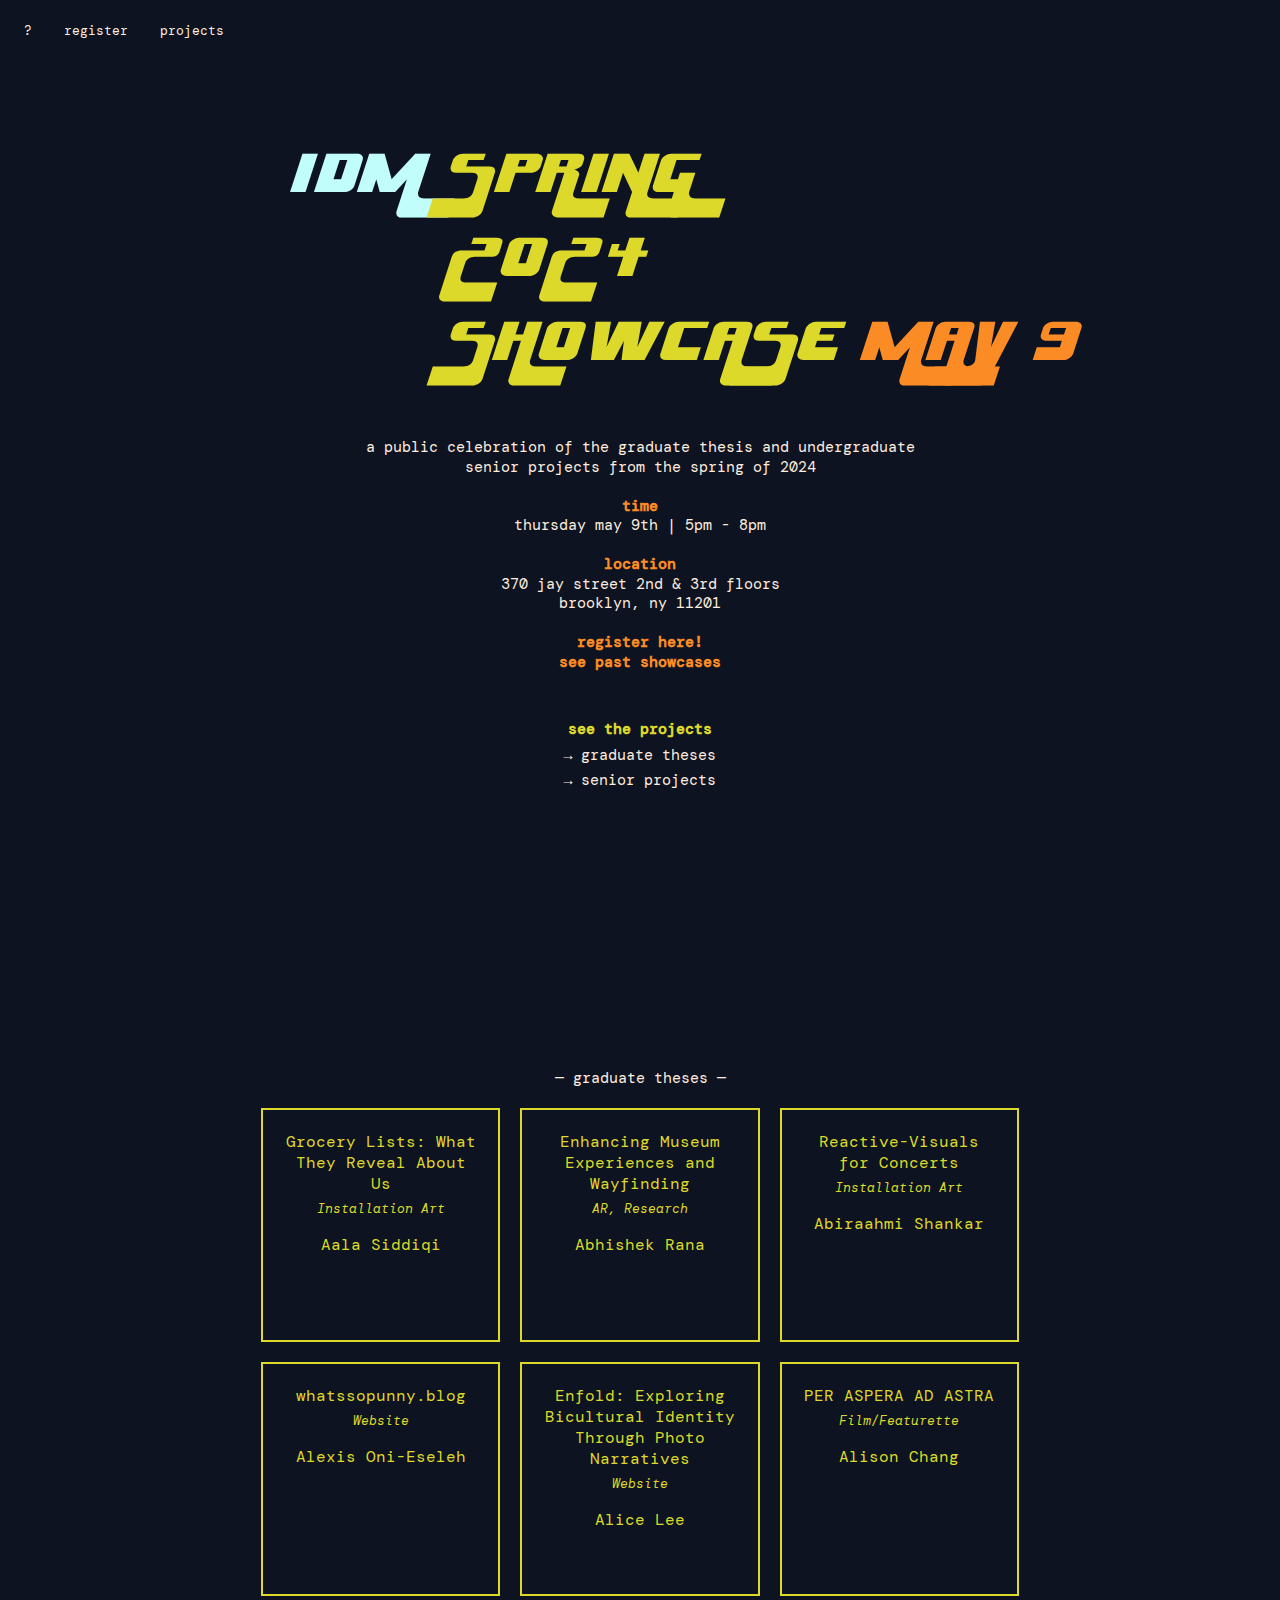
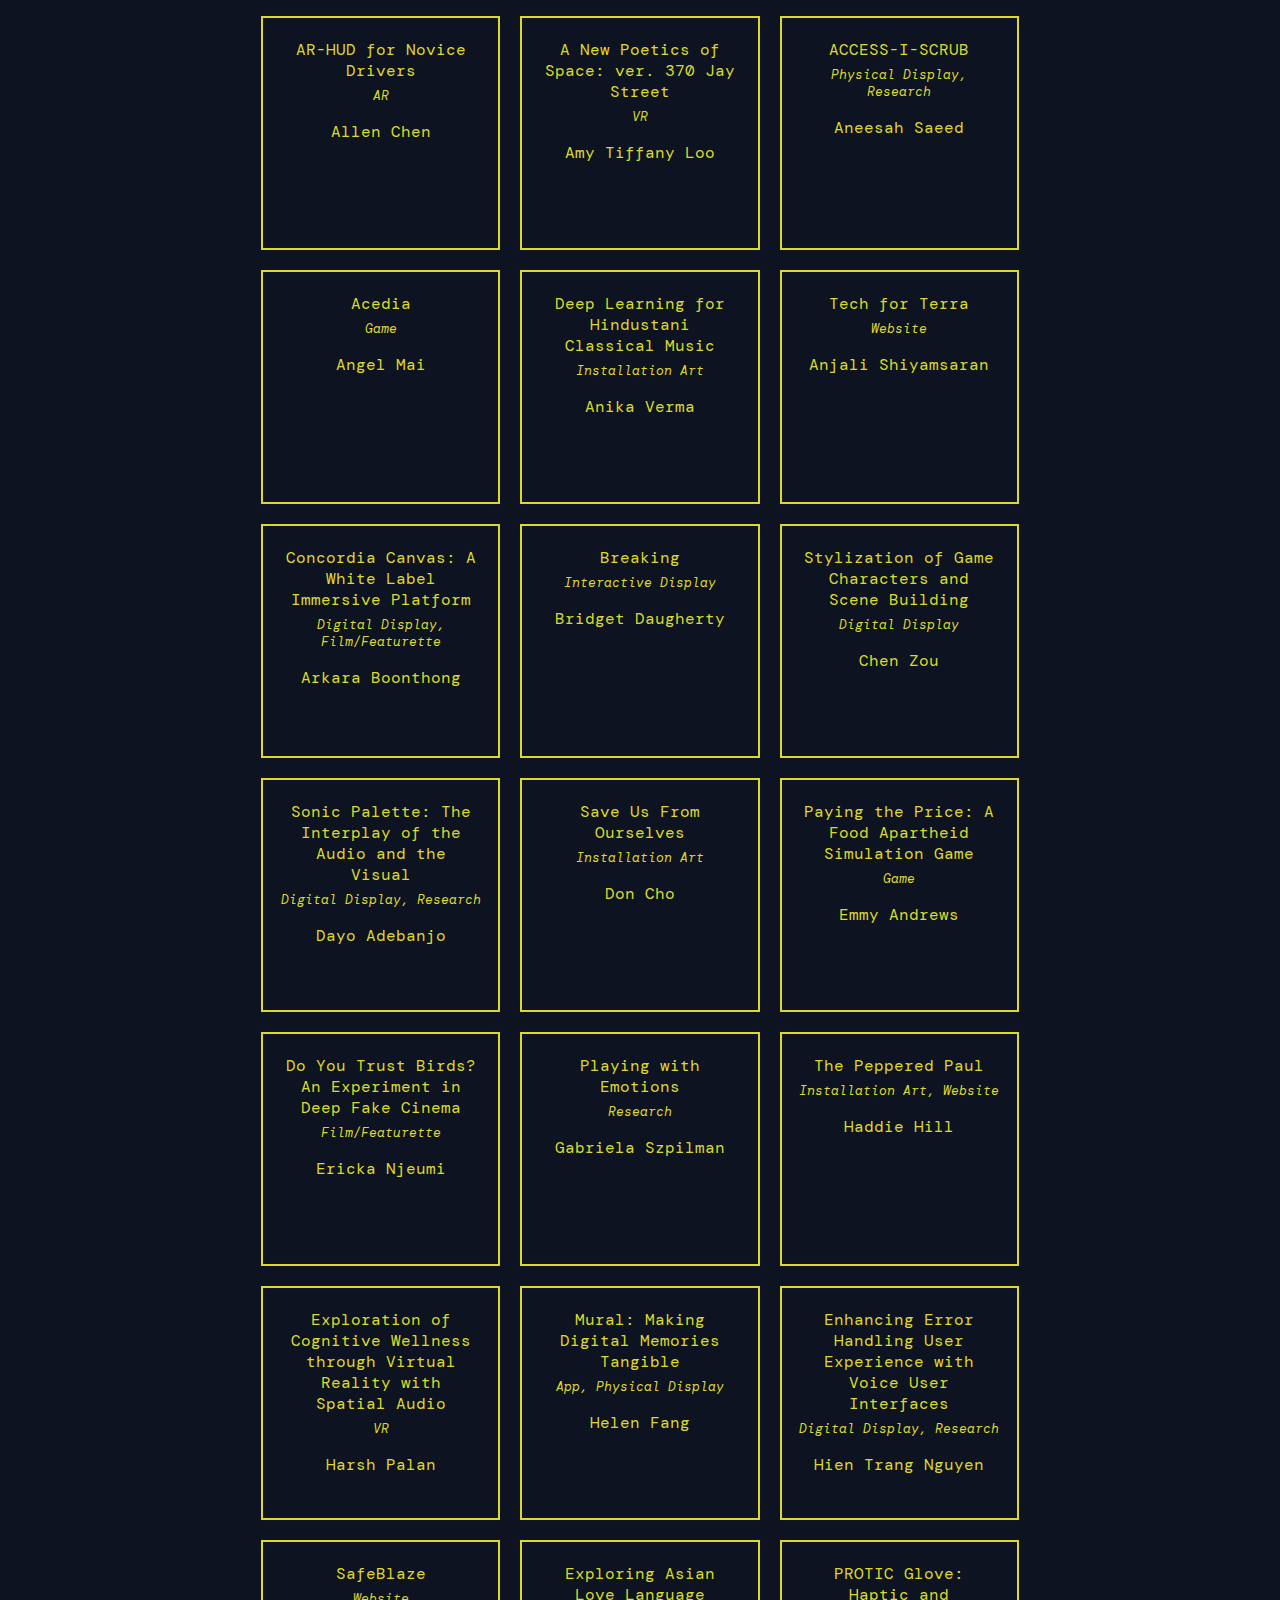
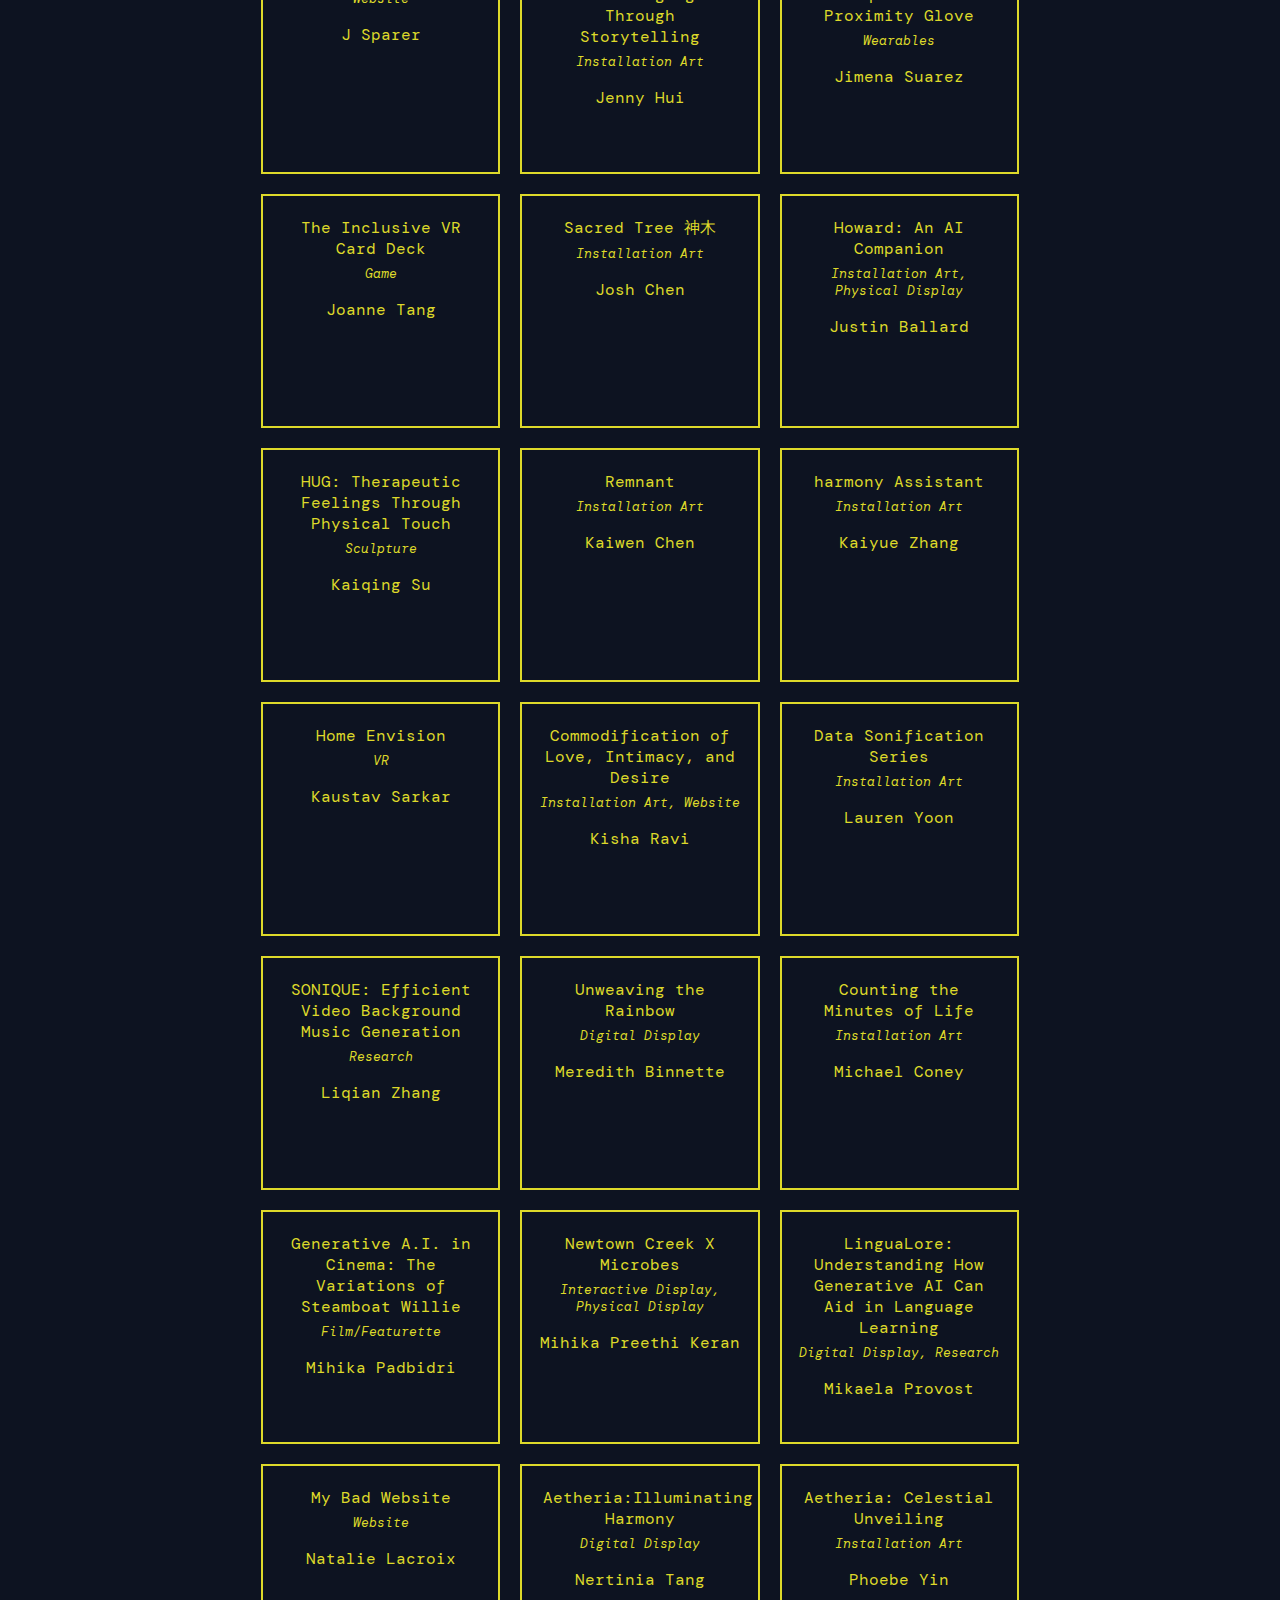
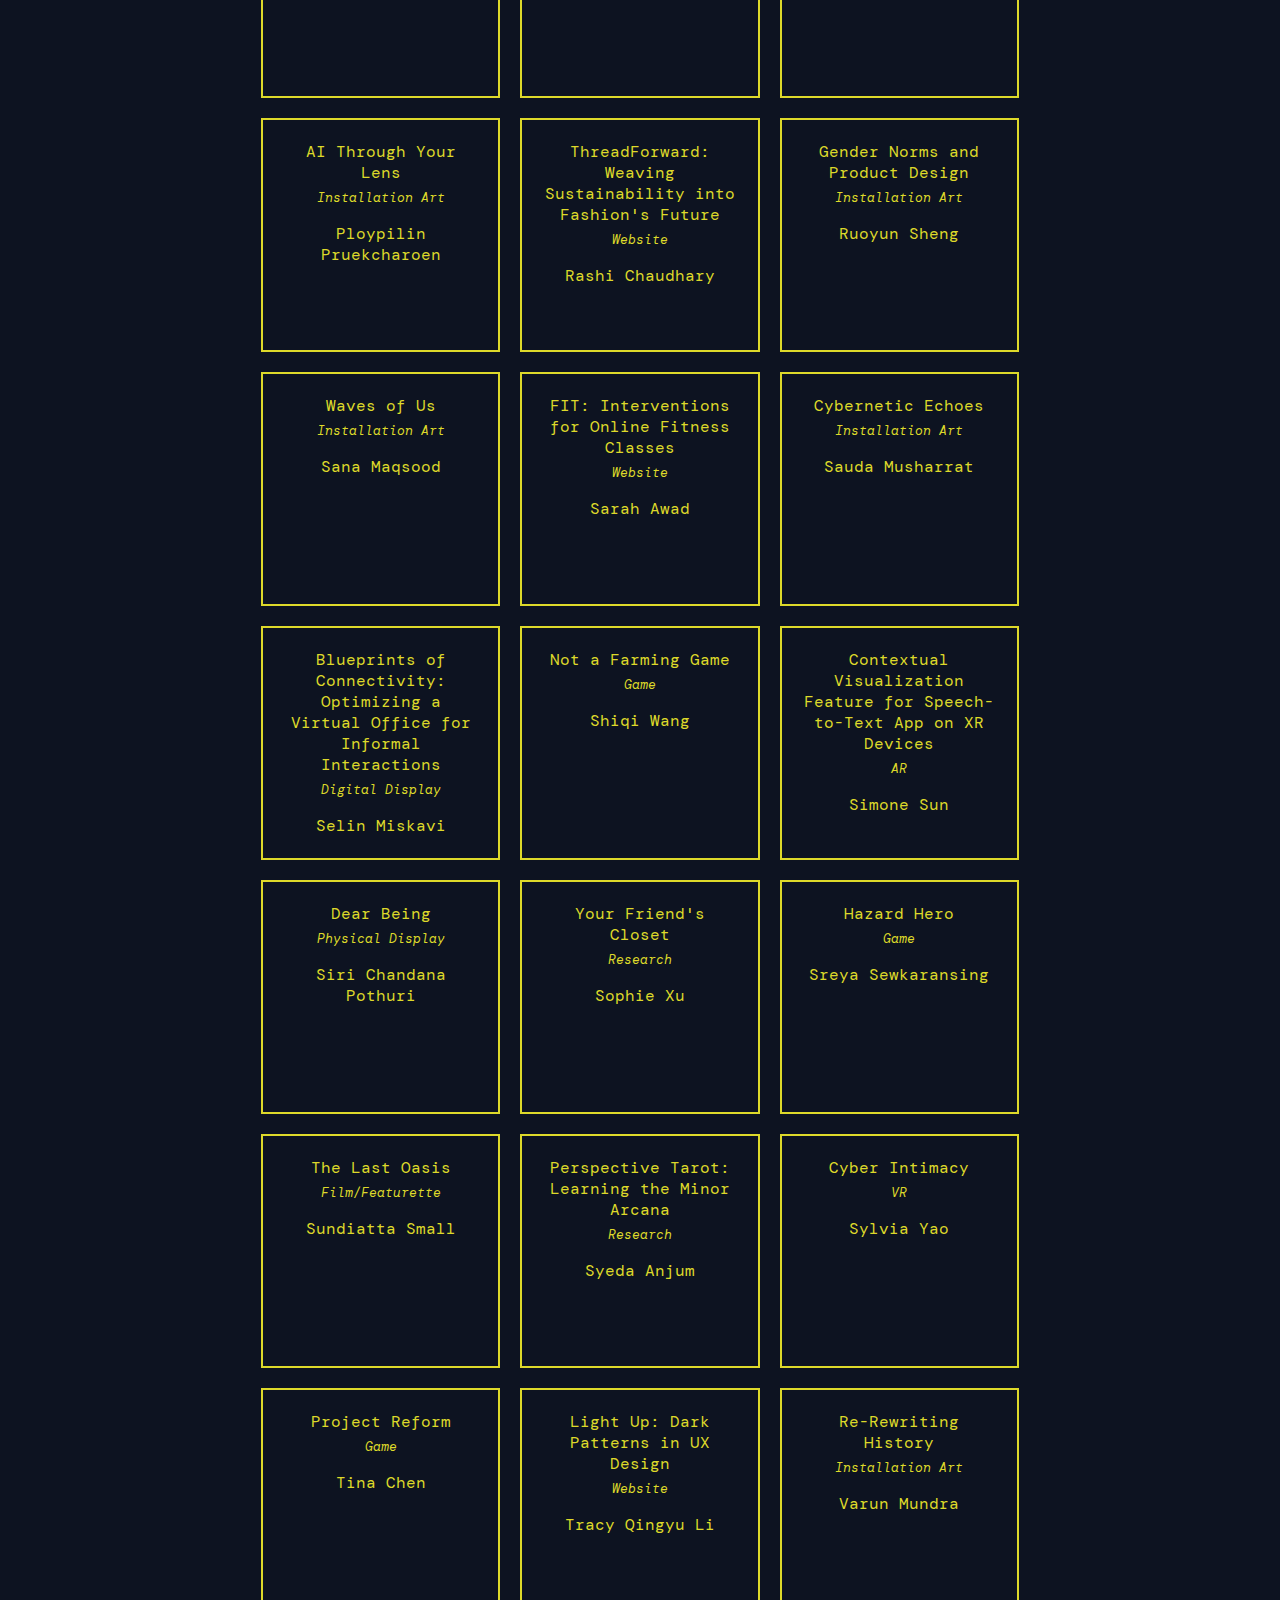
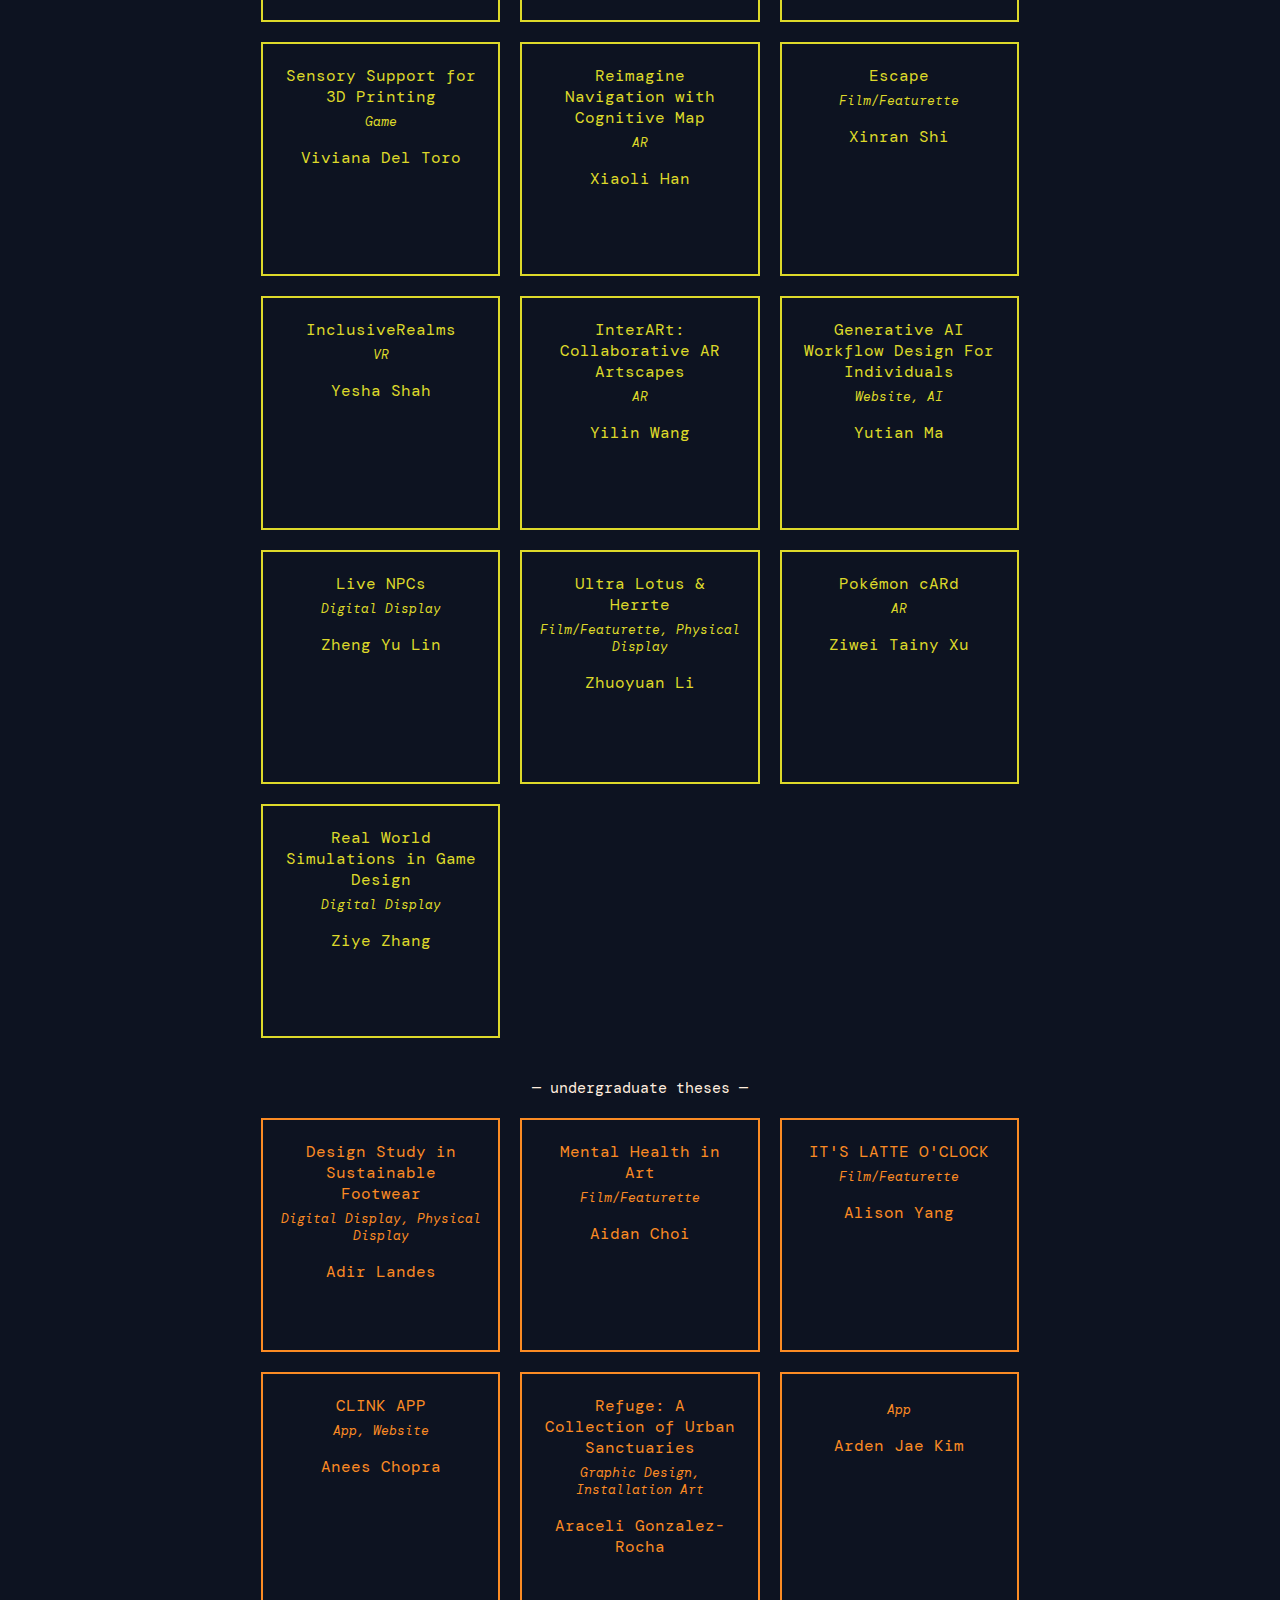
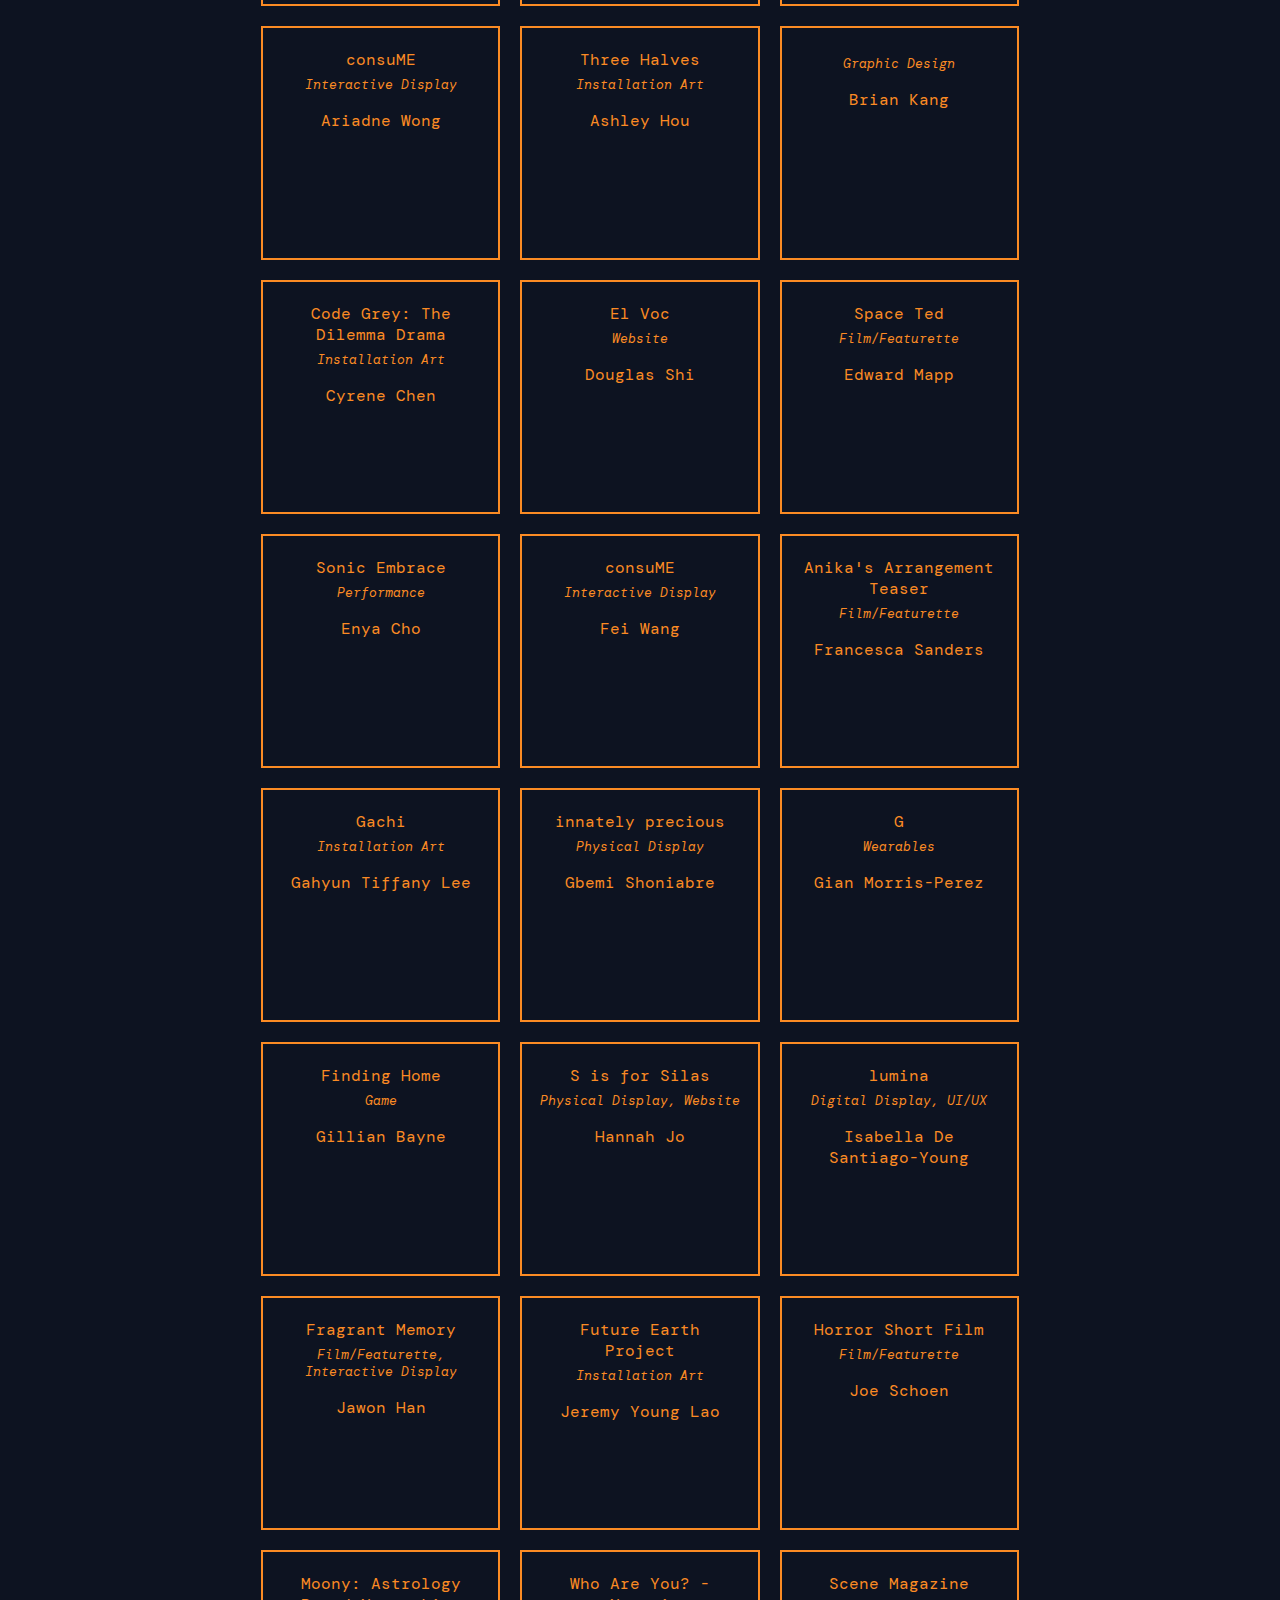
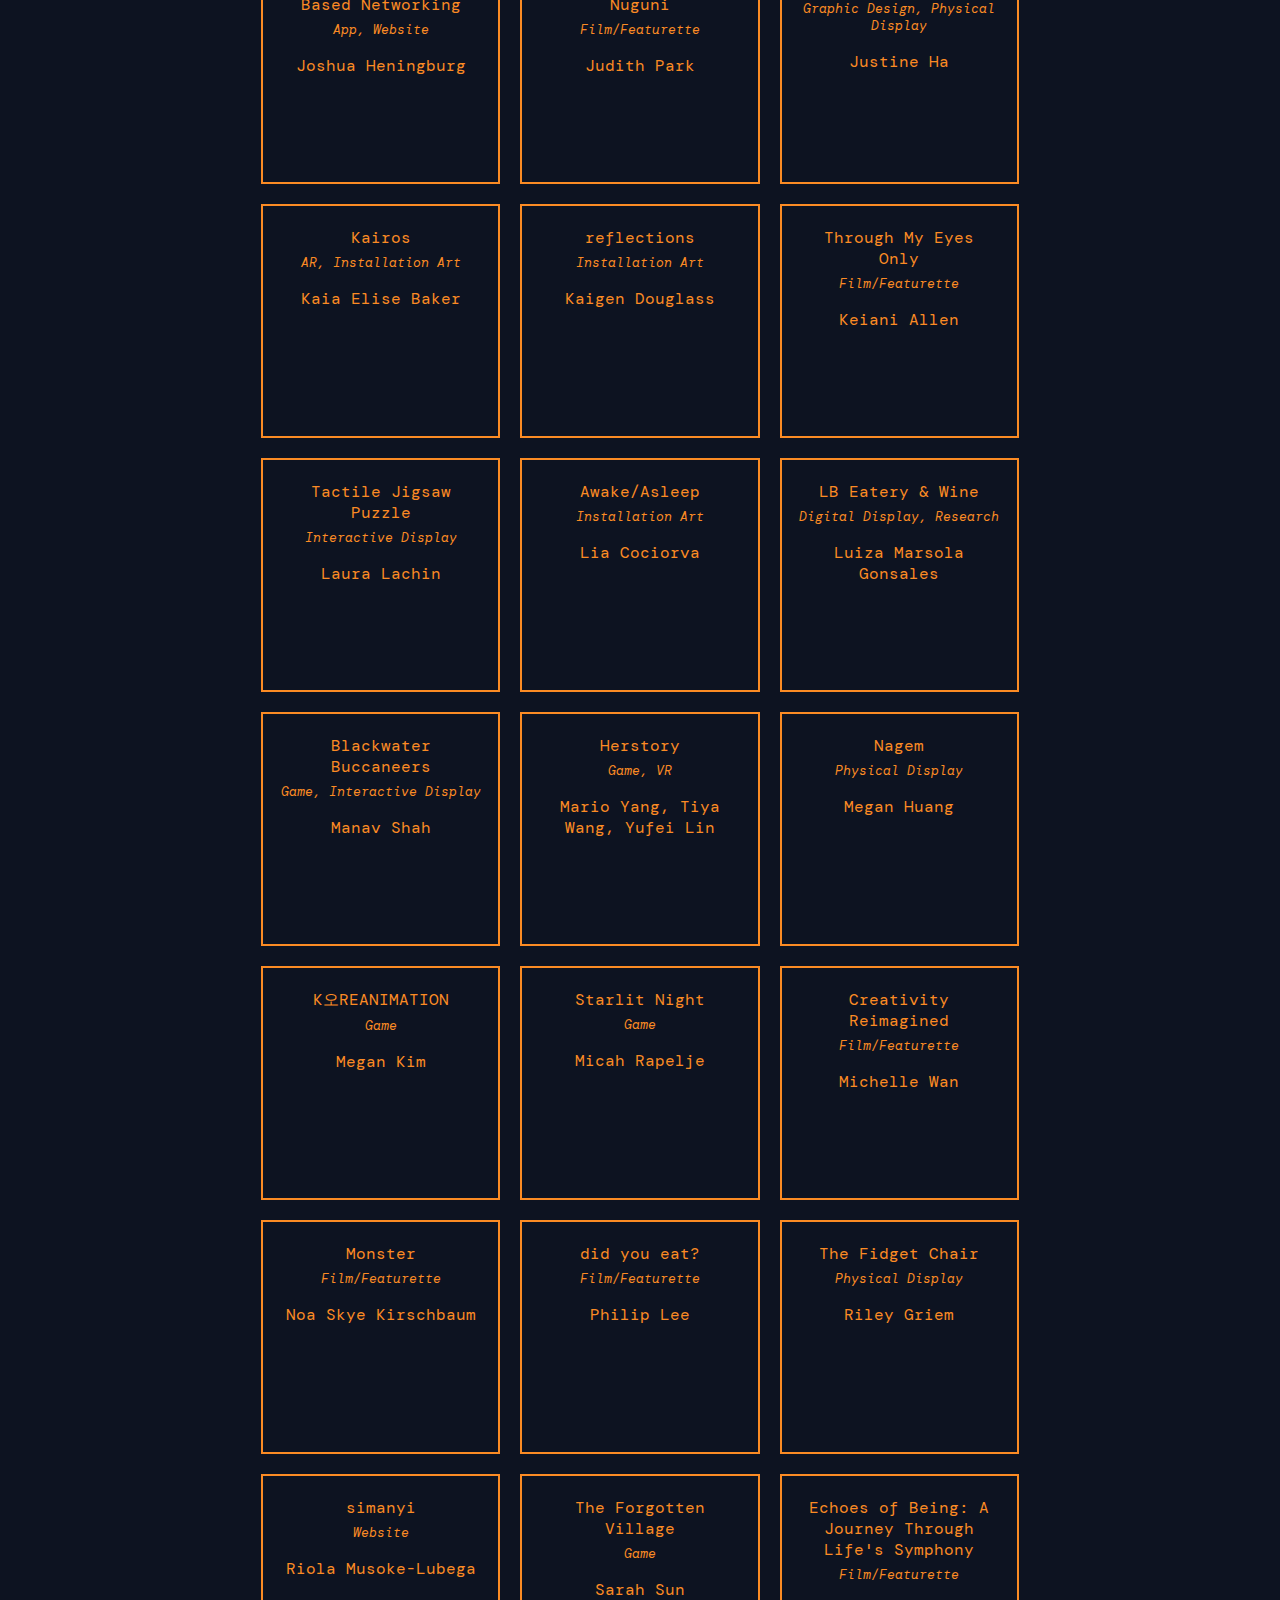
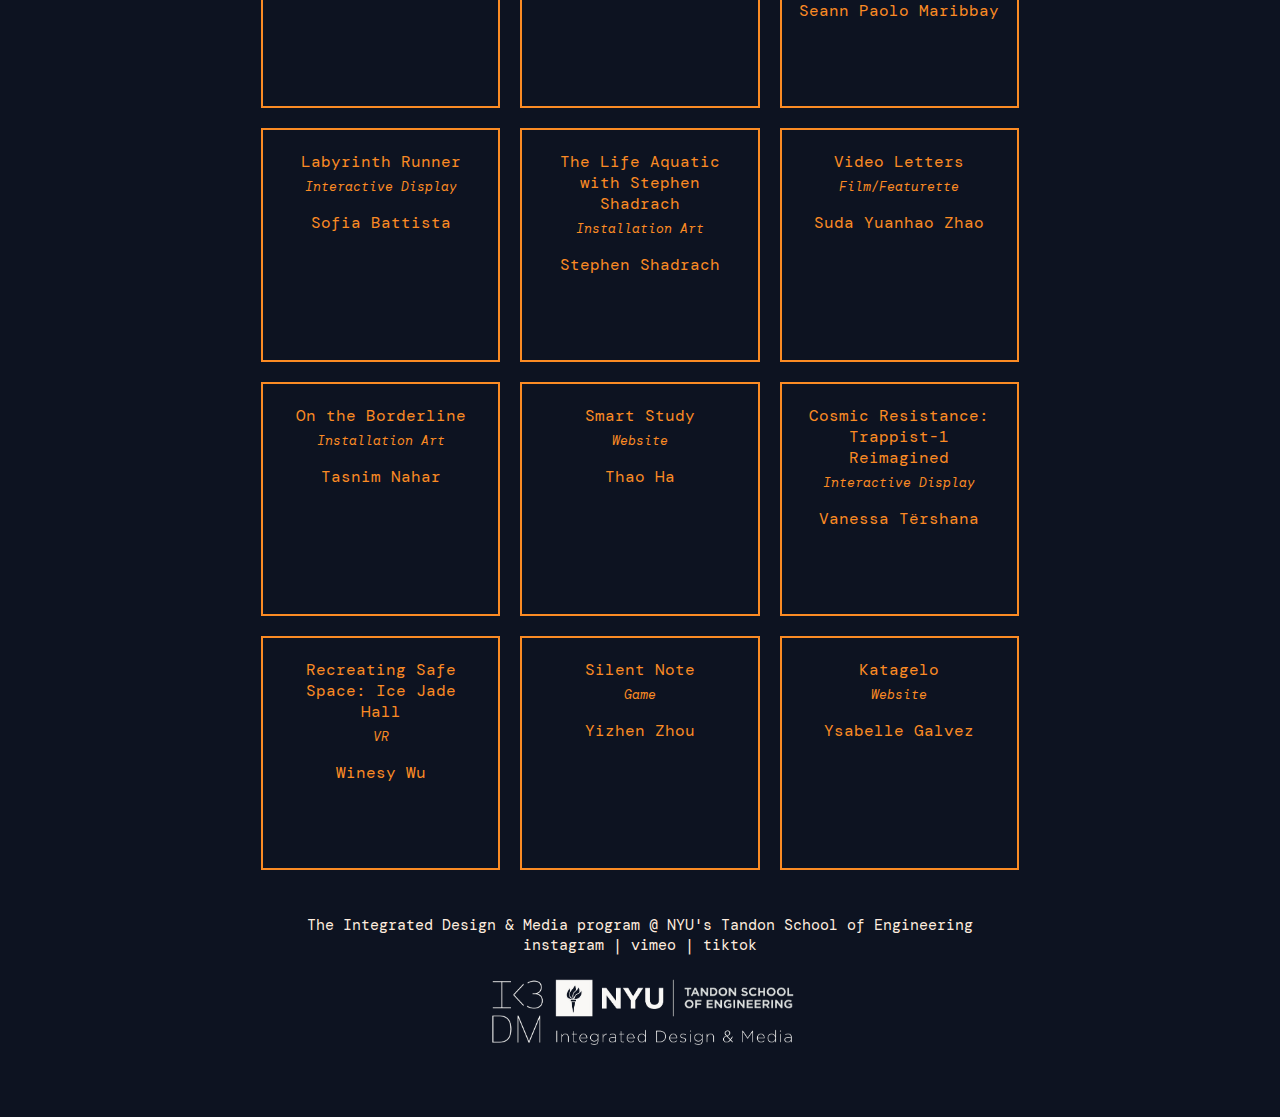
<file: index.html>
<!DOCTYPE html>
<html lang="en">
  <head>
    <meta charset="UTF-8" />
    <meta name="viewport" content="width=device-width, initial-scale=1.0" />
    <meta name="author" content="Aditi Gupta <3" />
    <link rel="stylesheet" type="text/css" href="styles.css" />
    <link rel="preconnect" href="https://fonts.googleapis.com" />
    <link rel="preconnect" href="https://fonts.gstatic.com" crossorigin />
    <link
      href="https://fonts.googleapis.com/css2?family=DM+Mono:ital,wght@0,300;0,400;0,500;1,300;1,400;1,500&display=swap"
      rel="stylesheet"
    />
    <title>IDM Spring24 Showcase</title>
  </head>
  <body>
    <section>
    <ul>
      <li id="openInfo"><a>?</a></li>
      <div id="infoPopup" class="popup">
        <div class="popup-content">
          <p>
            <pre>              What is IDM?
            
     艹  ˚ ·艹   艹    ˚ 艹     艹 艹  
            
      The <a href="http://idm.engineering.nyu.edu/">Integrated Design & Media Program (IDM)</a> is a place that fosters creative practice, design research and multidisciplinary experimentation with emerging media technologies. 
      
                    ·艹   艹    ˚ 
      
  艹 IDM is a ‘STEAM‘ program combining artistic inquiry with scientific research and technological practice to explore the social, cultural and ethical potentials of emerging technologies. We focus on how to create new experiences with technologies but also on what is worthmaking and why. 

  ·艹   ·̩｡    ˚ 艹 
  
  In our academic programs, digital media is explored as a spectrum of practices that range from computer programming (for app development,software engineering, game development and interaction design) to 2D and 3D graphics (for human-computer interfaces, augmented reality, motion capture, and game design & development)to photography, film, and audio (for mediainstallations, performing arts research, and integration with various mediums). 

                艹 ·̩｡  艹    ˚ 艹·̩｡·̩｡

Our students are artists, designers, and creative technologists working in highly fluid industries that reward the creative, the thoughtful, the technical, and the innovative. 
      
            艹   ｡ ·̩｡艹
          </pre>
          </p>
          <a id="closePopup">– close —</a>
        </div>
      </div>
      <script src="pop-up.js"></script>
      <li>
        <a
          href="https://www.eventbrite.com/e/idm-showcase-spring-2024-tickets-884179212827"
          target="_blank"
        >
          register
        </a>
      </li>
      <li>
        <a href="#grad-header">projects</a>
      </li>
      <!-- <li style="float: right"><a href="#about">hide</a></li> -->
    </ul>
    <div class="title">
      <div class="left">
        <div class="top-left">IDM</div>
      </div>
      <div class="middle">
        <div class="top-middle">
          SPRING
          <br />
          2024
        </div>
        <div class="bottom-middle">SHOWCASE</div>
      </div>
      <div class="right">
        <br />
        <br />
        <div class="bottom-right">MAY 9</div>
      </div>
    </div>
    <br class="break-lg" />
    <br class="break-lg" />
    <div class="info">
      <div class="left2"></div>
      <div class="middle2">
        <div class="top-middle2">
          a public celebration of the graduate thesis
          and undergraduate 
          <br class="break-sm" />
          senior projects from the spring of 2024
        </div>
        <br />
      </div>
      <!-- <br class="break-sm" /> -->
      <div class="right2">
        <div class="top-right2">
          <a
            href="https://calendar.google.com/calendar/r/eventedit?text=IDM+Spring+24+Showcase!&dates=20240509T210000Z/20240510T000000Z&details=http://idm.show/S2024/&location=370+Jay+Street"
            target="_blank"
          >
          <span>time</span></a>
          <br class="break-sm"/>
          thursday may 9th | 5pm - 8pm
          <br />
          <br class="break-sm"/>
          <a
            href="https://www.google.com/maps/place/370+Jay+St,+Brooklyn,+NY+11201/@40.6931479,-73.9900248,17z/data=!3m1!4b1!4m6!3m5!1s0x89c25a4bc1eb7b11:0xe33785c6b51a38f1!8m2!3d40.6931479!4d-73.9874499!16s%2Fg%2F11c59wdx4s?coh=210790&entry=tts"
            target="_blank"
          >
            <span>location</span></a>
            <br class="break-sm"/>
          370 jay street 2nd & 3rd floors
          <br />
          brooklyn, ny 11201
        </div>
        <br />
        <div class="bottom-right2">
            <a
              href="https://www.eventbrite.com/e/idm-showcase-spring-2024-tickets-884179212827"
              target="_blank"
            >
              register here!
            </a>
        </div>
        <div class="top-right3"><a href="" target="_blank">see past showcases</a></div>
      </div>
    </div>
    <div class="cat">
      <div class="left3"></div>
      <div class="middle3">
        <div class="top-middle3">see the projects</div>
        <!-- <br> -->
        <div class="bottom-middle3"><a href=#grad-header>&#8594 graduate theses</a> <br> <a href="#senior-header">&#8594 senior projects</a>
        </div>
      </div>
    </div>
  </section>
  <br class="break-sm" />
  <br class="break-sm" />
  <br class="break-sm" />
  <br class="break-sm" />
    <div id="projects">
      <script src="all-projects.js"></script> 
      <br>
      <br>
      <br>
      <div id="grad-header"><br>— graduate theses —</div>
      <br>
      <div class="projects" id="gradProjects">
      </div>
      <br>
      <div id="senior-header"><br>— undergraduate theses —</div>
      <br>
      <div class="projects" id="seniorProjects"></div>
    </div>
    <footer>
      <a href="http://idm.engineering.nyu.edu/" target="_blank">
        The Integrated Design & Media program</a>
      @
      <a href="https://engineering.nyu.edu" target="_blank">
        NYU's Tandon School of Engineering
      </a>
      <br />
      <a href="https://www.instagram.com/idmnyu" target="_blank">instagram</a>
      |
      <a href="https://vimeo.com/idmnyu" target="_blank">vimeo</a>
      |
      <a href="https://www.tiktok.com/@idm_nyu?lang=en" target="_blank">
        tiktok
      </a>
      <br>
      <br>
      <img src="footer.png">
    </footer>
  </body>
</html>
</file>
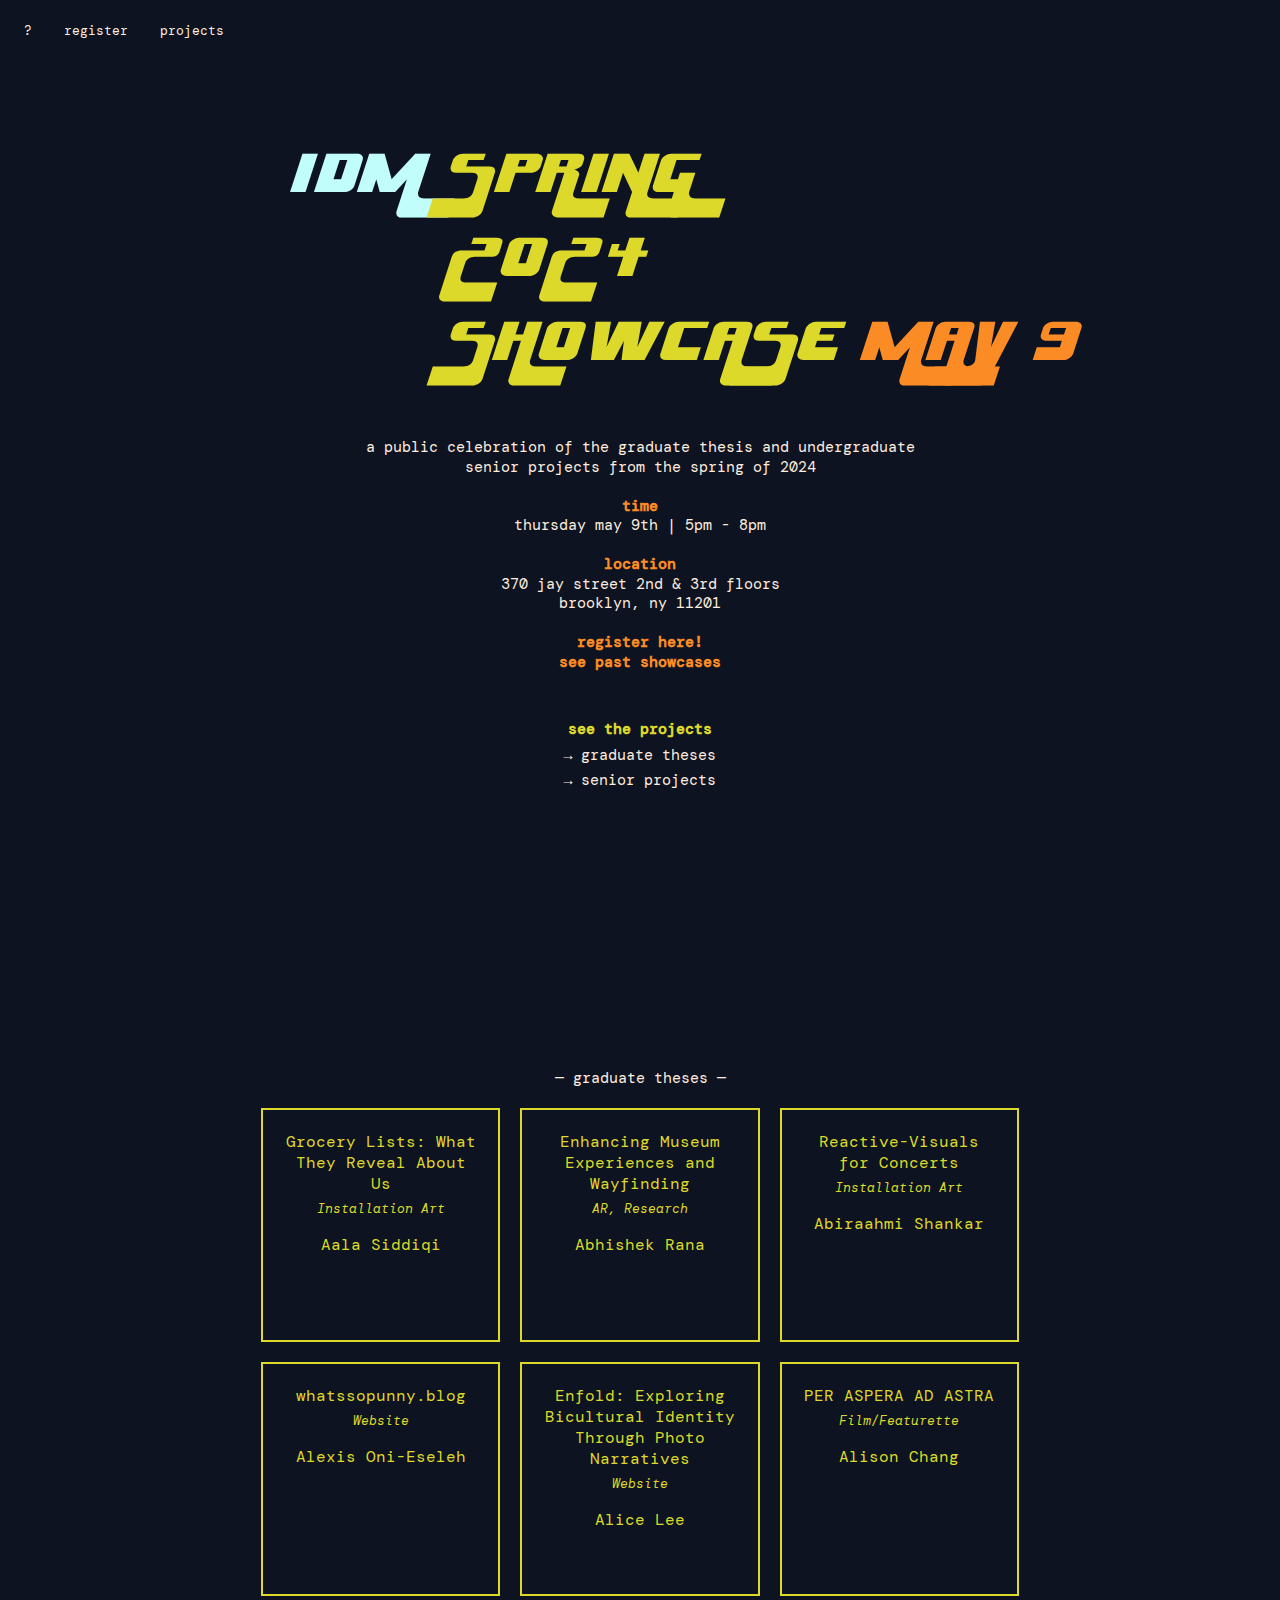
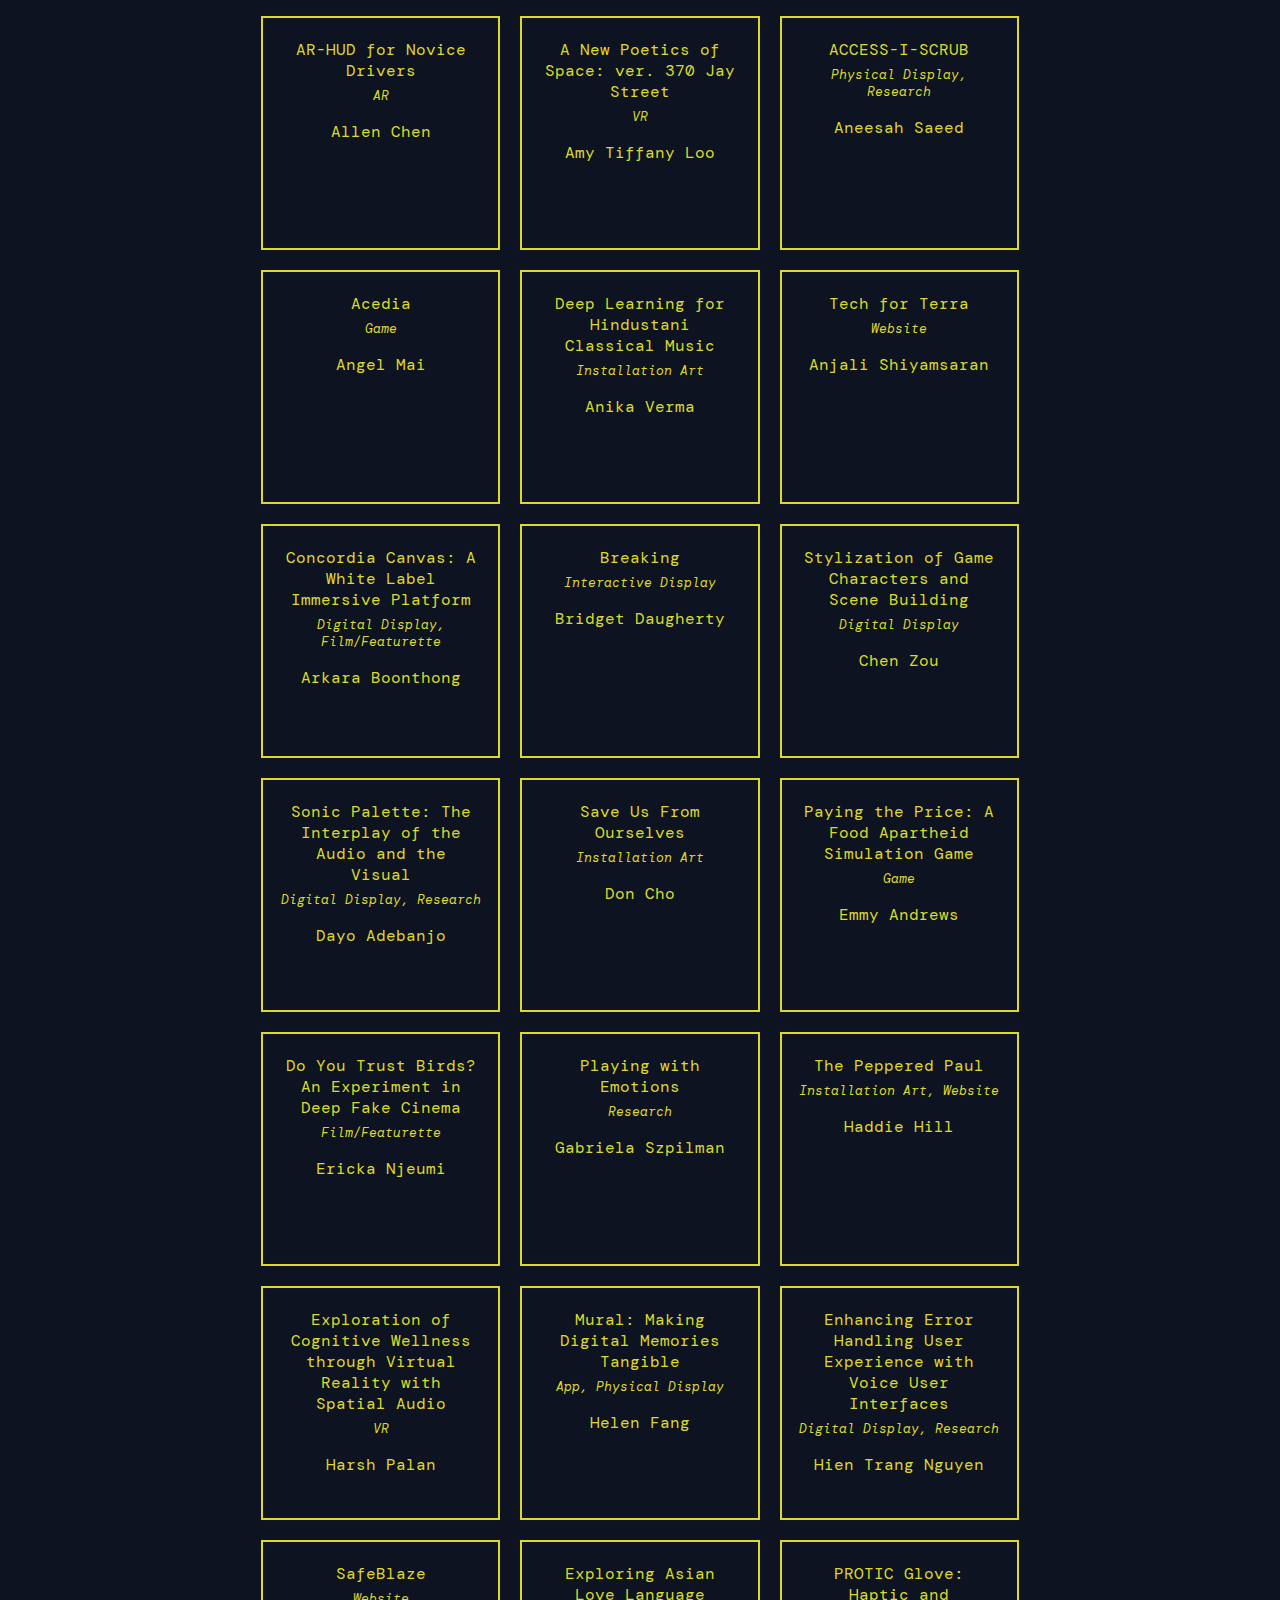
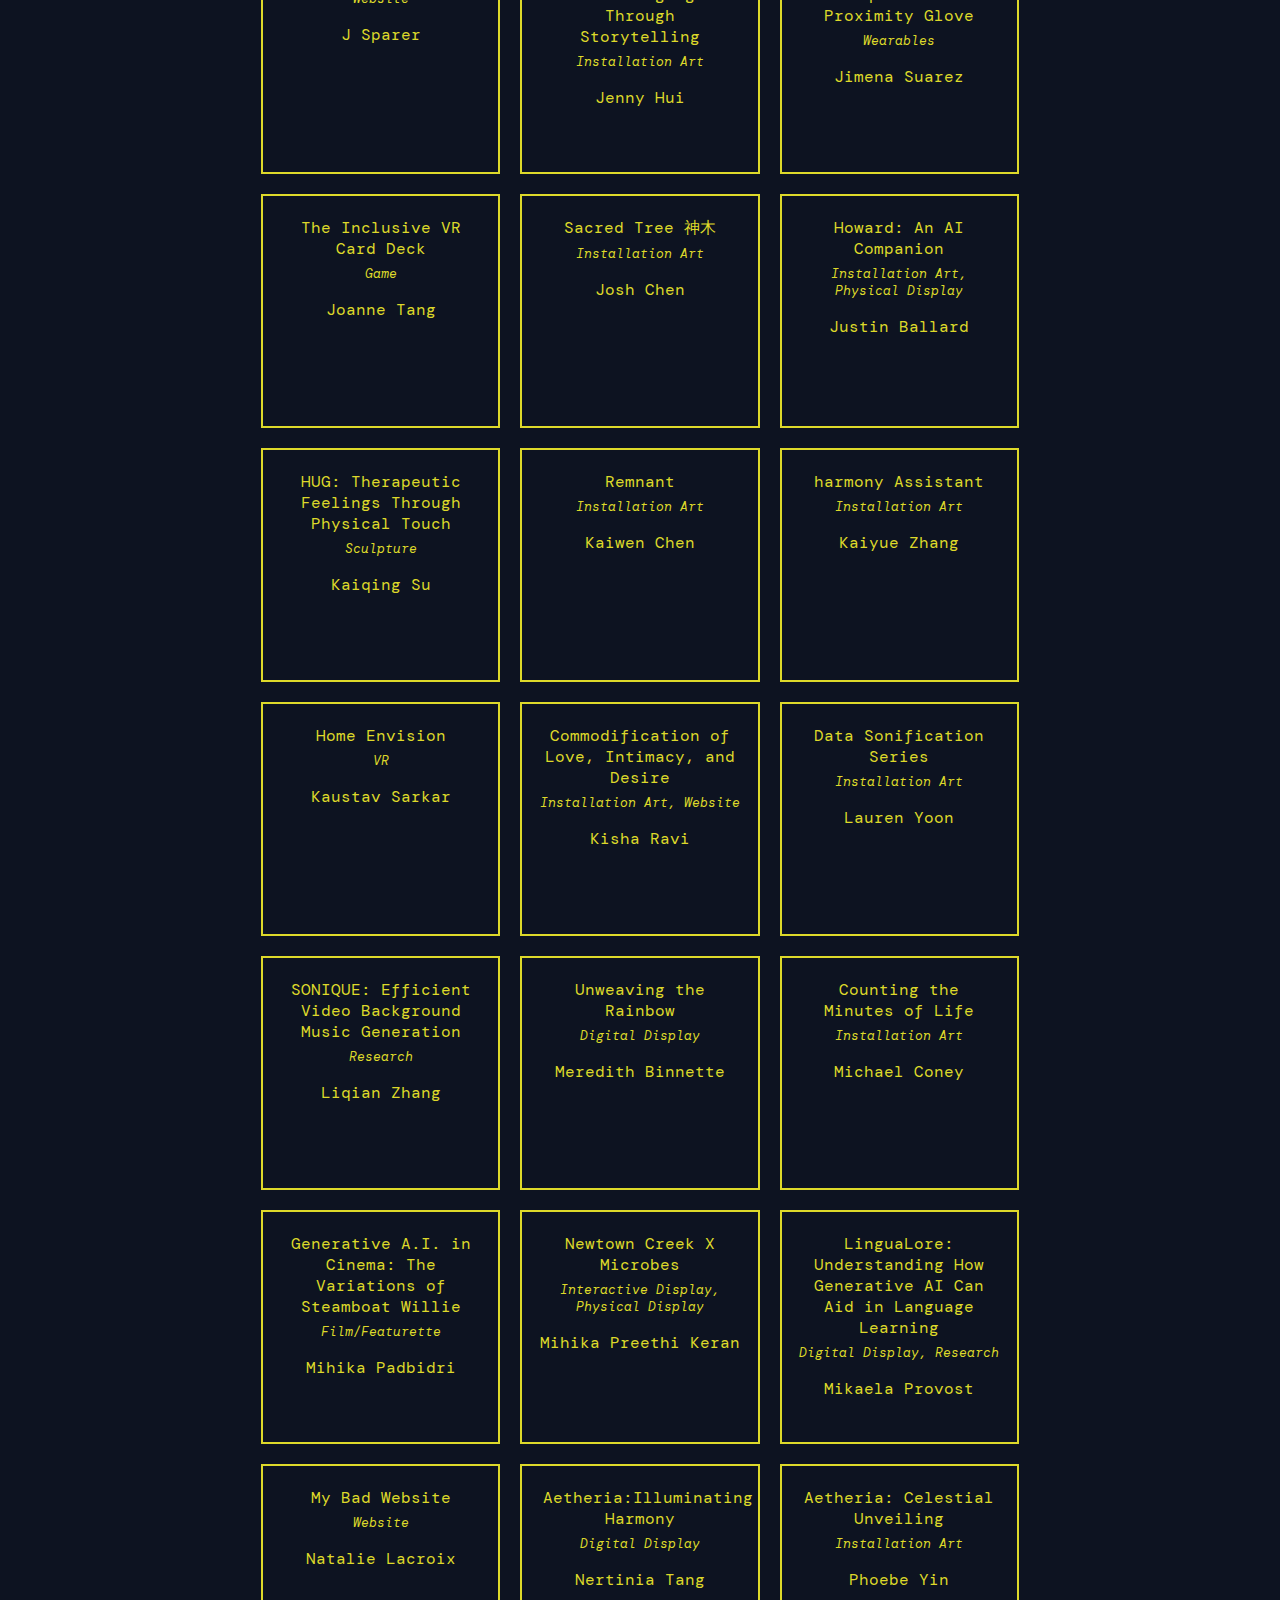
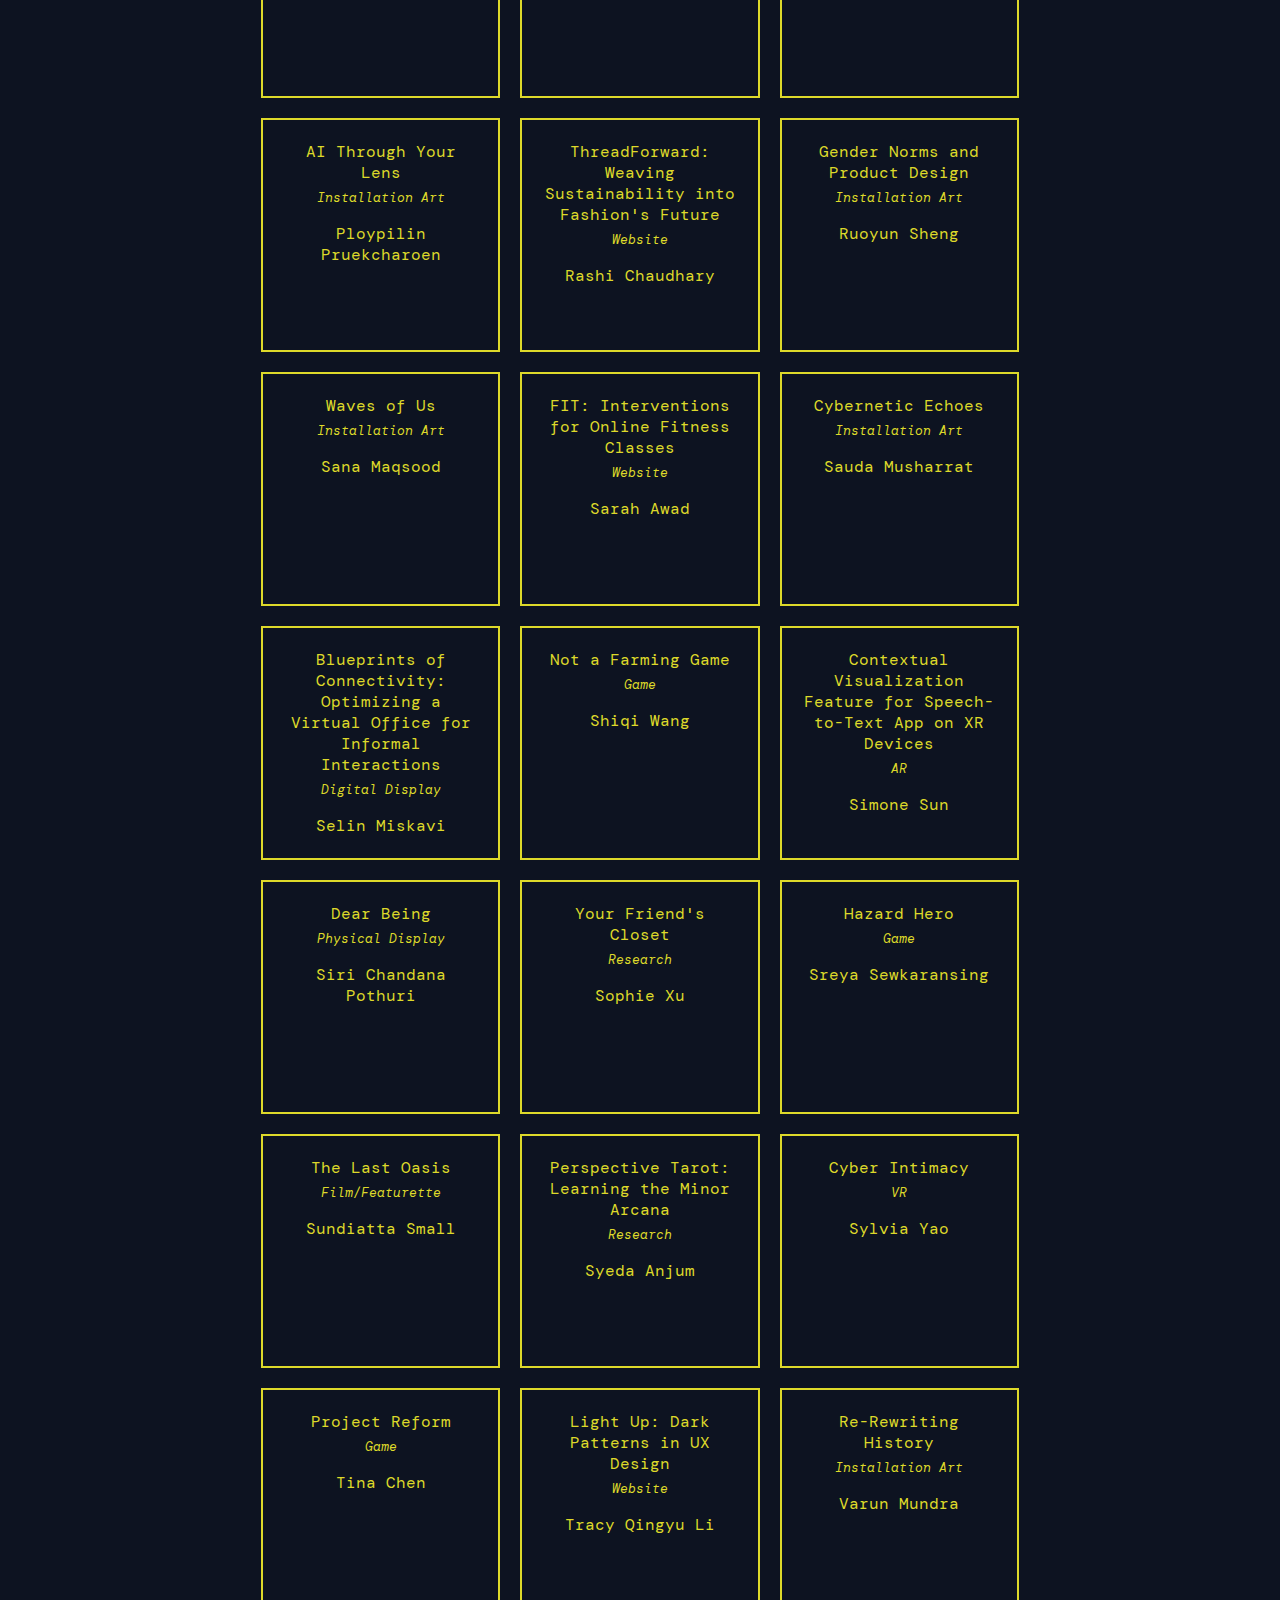
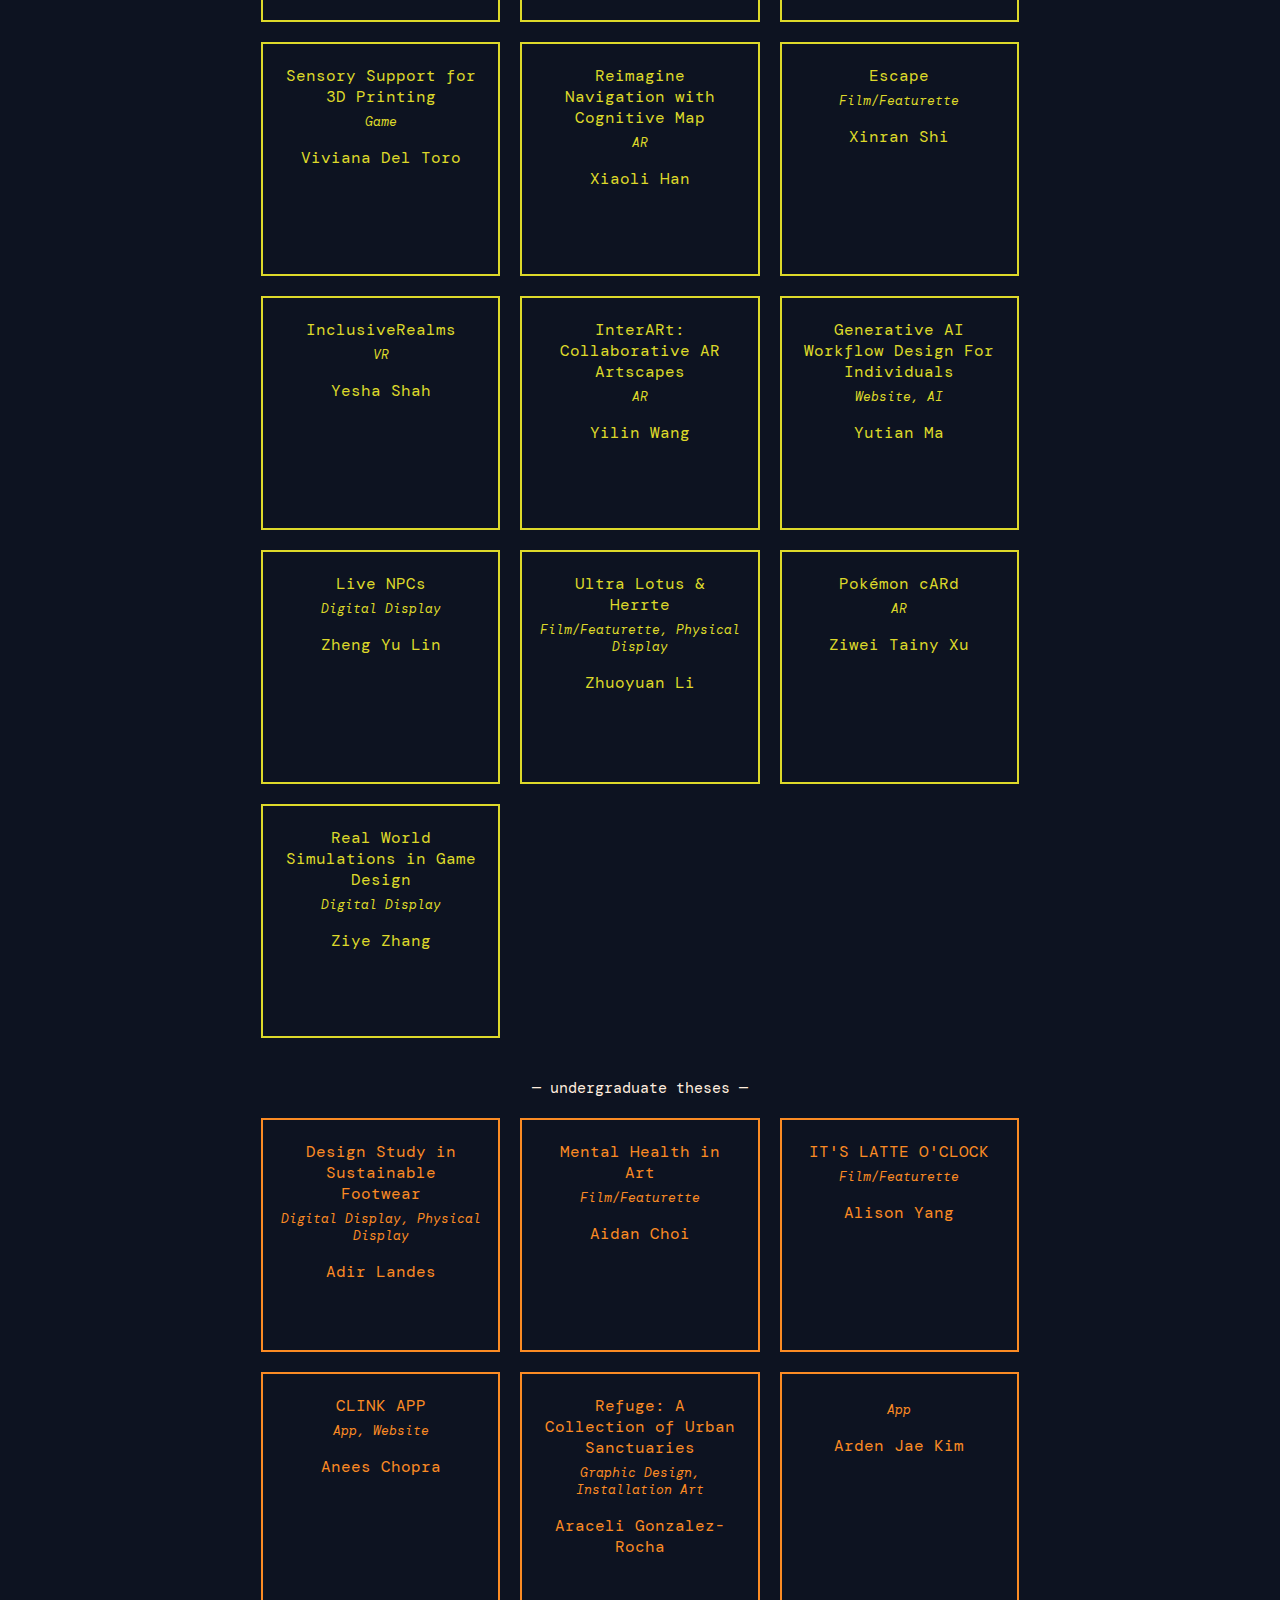
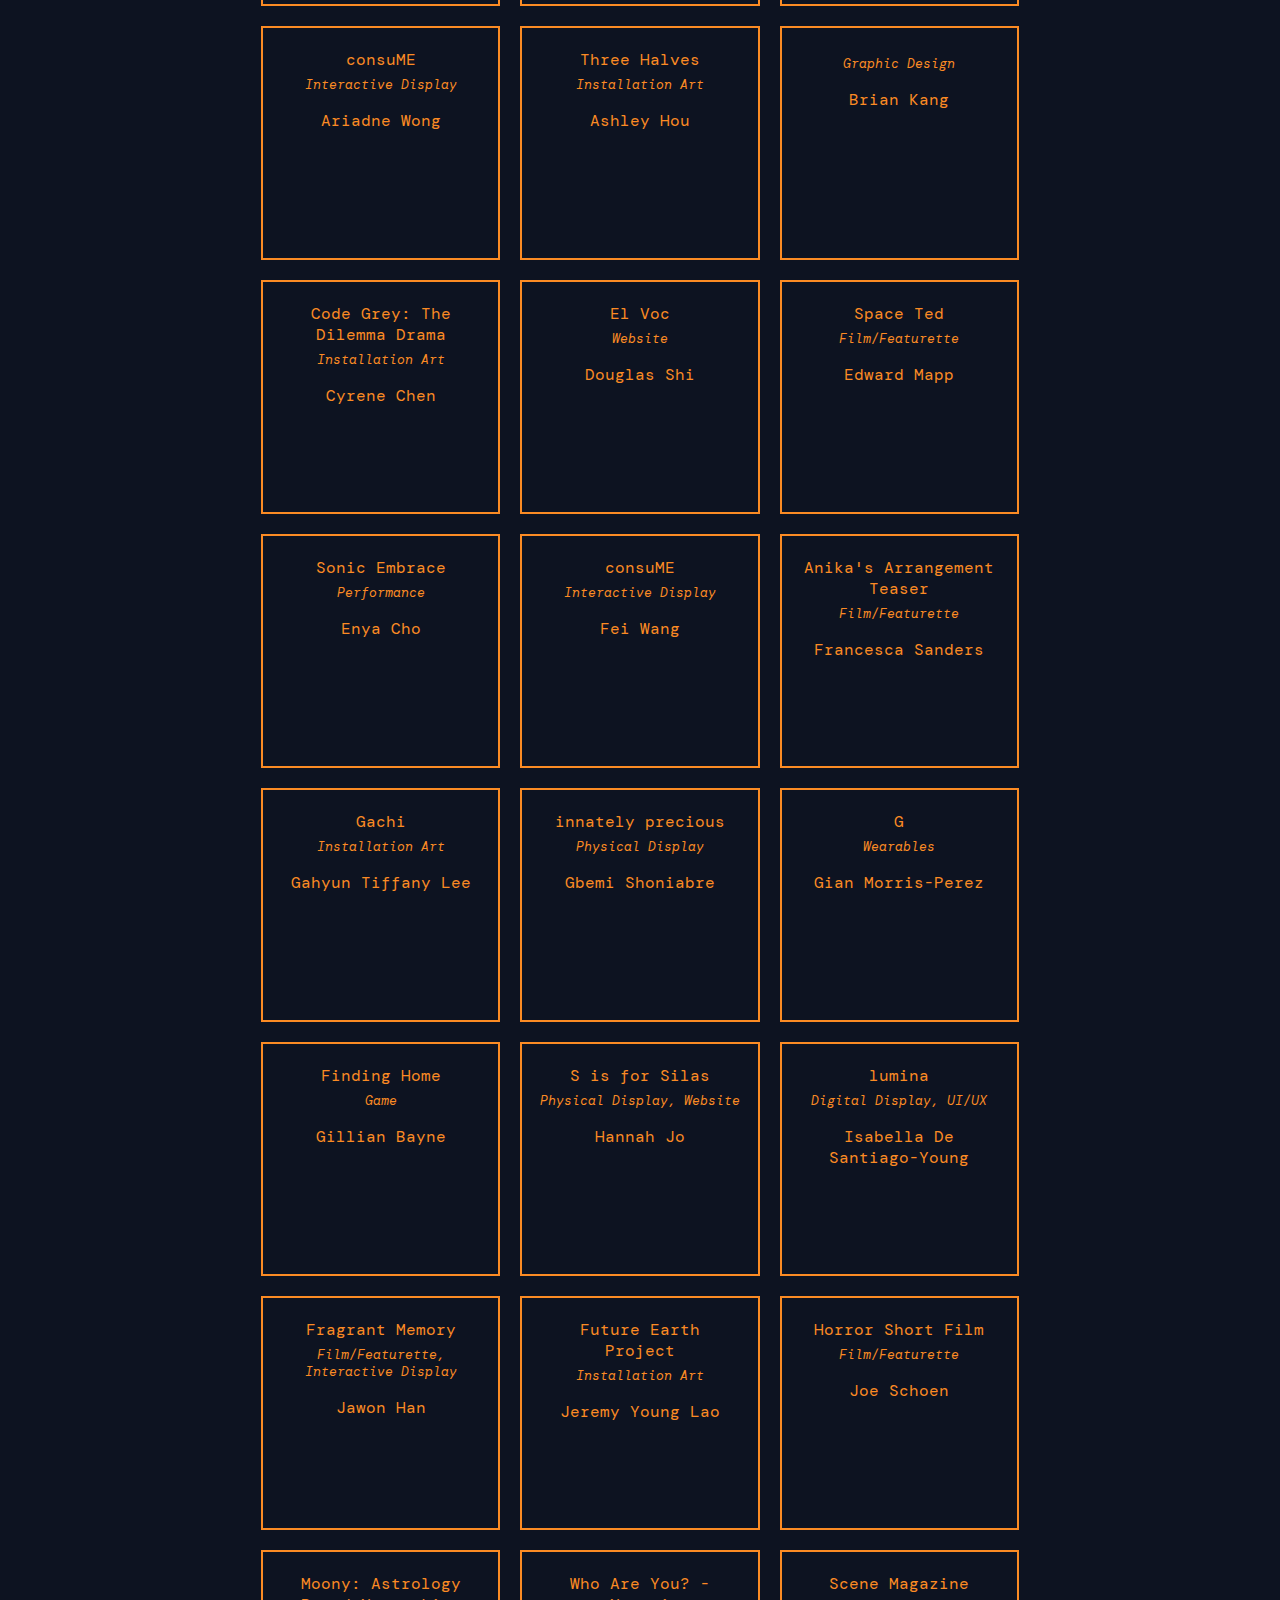
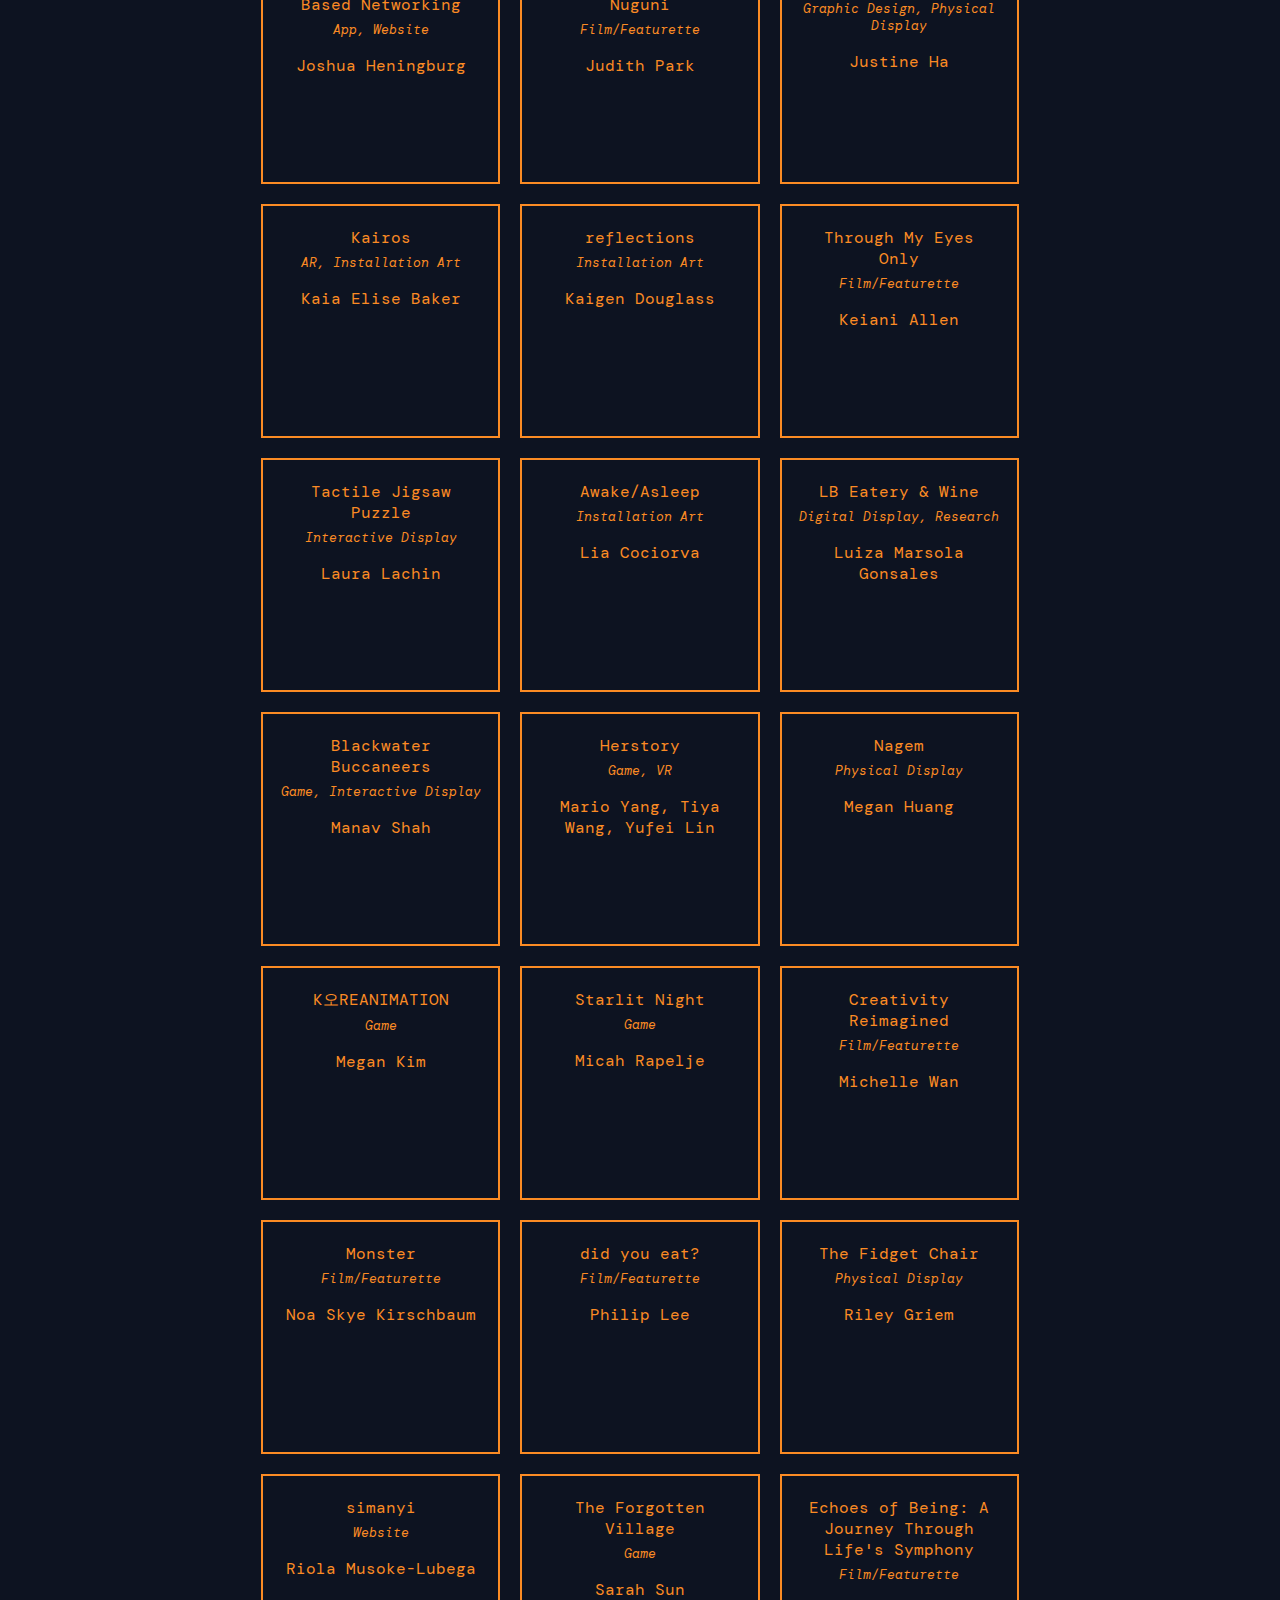
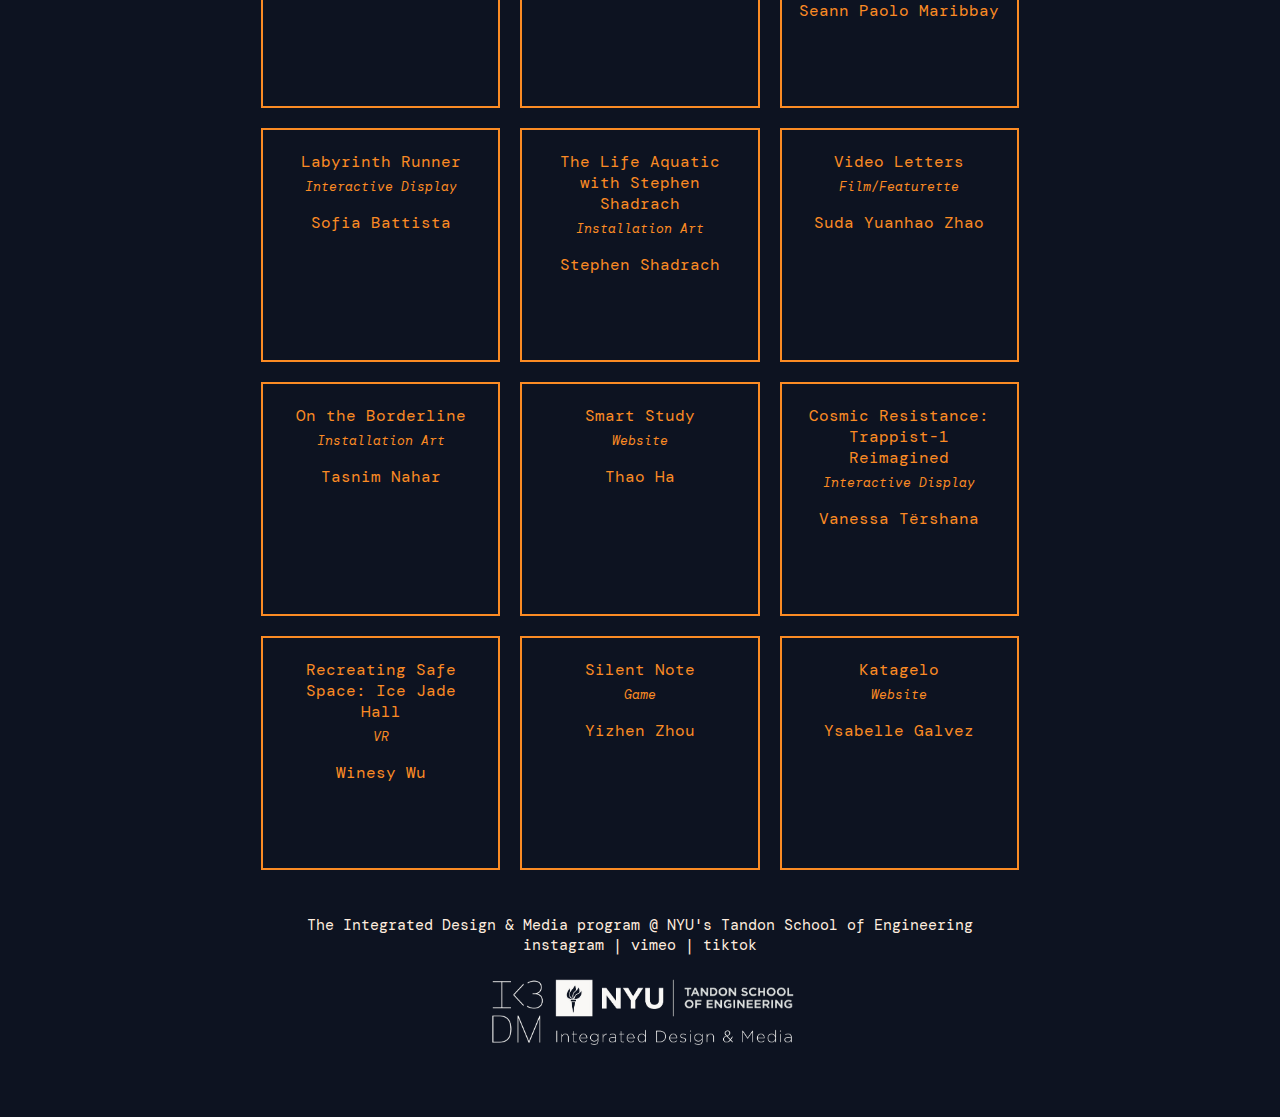
<file: project.html>
<!DOCTYPE html>
<html lang="en">
  <head>
    <meta charset="UTF-8" />
    <meta name="viewport" content="width=device-width, initial-scale=1.0" />
    <link rel="stylesheet" type="text/css" href="styles.css" />
    <title>IDM Spring24 Showcase</title>
  </head>
  <body>
    <ul>
        <li id="openInfo"><a>?</a></li>
        <div id="infoPopup" class="popup">
          <div class="popup-content">
            <p>
              <pre>              What is IDM?
              
       艹  ˚ ·艹   艹    ˚ 艹     艹 艹  
              
        The <a href="http://idm.engineering.nyu.edu/">Integrated Design & Media Program (IDM)</a> is a place that fosters creative practice, design research and multidisciplinary experimentation with emerging media technologies. 
        
                      ·艹   艹    ˚ 
        
    艹 IDM is a ‘STEAM‘ program combining artistic inquiry with scientific research and technological practice to explore the social, cultural and ethical potentials of emerging technologies. We focus on how to create new experiences with technologies but also on what is worthmaking and why. 
  
    ·艹   ·̩｡    ˚ 艹 
    
    In our academic programs, digital media is explored as a spectrum of practices that range from computer programming (for app development,software engineering, game development and interaction design) to 2D and 3D graphics (for human-computer interfaces, augmented reality, motion capture, and game design & development)to photography, film, and audio (for mediainstallations, performing arts research, and integration with various mediums). 
  
                  艹 ·̩｡  艹    ˚ 艹·̩｡·̩｡
  
  Our students are artists, designers, and creative technologists working in highly fluid industries that reward the creative, the thoughtful, the technical, and the innovative. 
        
              艹   ｡ ·̩｡艹
            </pre>
            </p>
            <a id="closePopup">– close —</a>
          </div>
        </div>
        <script src="pop-up.js"></script>
        <li>
          <a
            href="https://www.eventbrite.com/e/idm-showcase-spring-2024-tickets-884179212827"
            target="_blank"
          >
            register
          </a>
        </li>
        <li>
          <a href="index.html#grad-header">projects</a>
        </li>
        <li style="float: right"><a href="index.html">home</a></li>
      </ul>
    <div id="project-header">
      <div id="title">Project not found :(</div>
      <div id="name"></div>
      <br>
      <div id="qualifiers">
        <span id="year"></span>
        |
        <span id="medium"></span>
      </div>
      <div id="link"> </div>
        <a id="link"></a>
      <br />
      <div class="project-body">
        <div class="project-top">
            <div id="main-img"><img src="idm.jpg" /></div>
        </div>
        <div class="project-bottom">
            <div id="supp-img"><img src="" /></div>
        </div>
        <div class="project-right">
          <div id="right-contents">            
            <div id="description"></div><br>
          <div id="keywords"><br></div>
          <a id="personal-link"></a>
          <br>
          <a id="linkedin"></a></div>
          </div>
        </div>
      </div>
    </div>
  </body>
  <script src="project-page.js"></script>
</html>
</file>
<file: styles.css>
@font-face {
  font-family: "Husky Stash";
  src: url("Husky Stash.otf") format("opentype");
}

body {
  display: absolute;
  flex-direction: row;
  flex-wrap: wrap;
  justify-content: center;
  align-items: center;
  align-content: center;
  background-color: #0d1321;
  /* margin-top: 10%; */
  font-family: "DM Mono", monospace;
  color: #ffeddf;
  font-size: 15px;
  /* font-size: small; */
}

section {
  height: 100vh;
}

@media (max-height: 650px) {
  section {
    height: 650px;
  }
}
/* nav bar start */

ul {
  list-style-type: none;
  margin: 0;
  padding: 0;
  overflow: hidden;
  font-size: small;
}

ul li {
  float: left;
}

li a {
  display: block;
  text-align: center;
  padding: 14px 16px;
  text-decoration: none;
  color: inherit;
}

/* nav bar end */

/* pop-up start */

.popup {
  position: fixed;
  z-index: 1;
  left: 0;
  top: 0;
  width: 100%;
  height: 100%;
  background-color: rgba(0, 0, 0, 0.4);
  display: none;
}

.popup-content {
  color: #fb8b24;
  background-color: #ffeddf;
  margin: 100px auto;
  padding: 24px;
  width: min(85vw, 40ch);
  height: 60vh;
  border-radius: 5px;
  box-shadow: 1px 1px 10px #858ebc;
  overflow-y: scroll;
  cursor: pointer;
  top: 50%;
  left: 50%;
}

.popup-content a {
  color: #fb8b24;
}

.popup-content a:hover {
  margin: auto;
  color: #ffeddf;
  background-color: #fb8b24;
}

.show {
  display: block;
}

pre {
  white-space: pre-wrap;
  display: block;
  margin: 1em 0px;
  font-size: medium;
}

/* pop-up end */

a {
  /* color: inherit; */
  text-decoration: none;
}

a:hover {
  background-color: #c0fdfb;
  color: #0d1321;
}

footer {
  text-align: center;
  padding: 3em;
}

footer a {
  color: #ffeddf;
}

@media (min-width: 400px) {
  footer img {
    width: 330px;
  }
}

/* smaller screen */
@media (max-width: 400px) {
  footer img {
    width: 60vw;
  }
}

/* title formatting start */

.title {
  font-family: "Husky Stash", monospace;
  font-size: 70px;
  margin-top: 7%;
}

/* bigger screen */
@media (min-width: 1000px) {
  .title {
    display: grid;
    grid-template-columns: 1fr 0.5fr 1fr;
    grid-template-rows: auto auto;
    grid-column-gap: 20px;
    grid-template-areas:
      "top-left-container"
      "top-middle-container"
      "top-right-container"
      "bottom-left-container"
      "bottom-middle-container"
      "bottom-right-container";
  }
  .left {
    /* border: 3px solid gray; */
    text-align: right;
    color: #c0fdfb;
    /* color: #ffeddf; */
  }
}

/* smaller screen */
@media (max-width: 1000px) {
  .title {
    display: grid;
    grid-template-columns: auto;
    grid-template-rows: auto;
    /* grid-row-gap: 15px; */
    grid-template-areas:
      "top-left-container"
      "top-middle-container"
      "top-right-container"
      "bottom-left-container"
      "bottom-middle-container"
      "bottom-right-container";
    text-align: center;
    font-size: 55px;
  }
  .left {
    /* border: 3px solid gray; */
    /* color: #ffeddf; */
    /* color: #fb8b24; */
    color: #c0fdfb;
  }
  .right {
    /* border: 3px solid gray; */
    color: #c0fdfb;
    display: none;
  }
}

.middle {
  /* border: 3px solid gray; */
  /* color: #c5d86d; */
  color: #ddd92a;
}

.right {
  /* border: 3px solid gray; */
  /* color: #c0fdfb; */
  /* color: #cad178; */
  color: #fb8b24;
}

.top-left {
  /* background: yellow; */
  grid-area: top-left-container;
}

.top-middle {
  /* background: yellow; */
  grid-area: top-middle-container;
}

.top-right {
  /* background: yellow; */
  grid-area: top-right-container;
}

.bottom-left {
  /* background: red; */
  grid-area: bottom-left-container;
}

.bottom-middle {
  /* background: red; */
  grid-area: bottom-middle-container;
}

.bottom-right {
  /* background: red; */
  grid-area: bottom-right-container;
  align-self: end;
}

/* title formatting end */

/* info formatting start */

.info {
  line-height: 1.3em;
}

/* bigger screen */
@media (min-width: 1425px) {
  .info {
    display: grid;
    grid-template-columns: 0.95fr 0.8fr 1fr;
    grid-template-rows: auto auto;
    grid-column-gap: 20px;
    grid-template-areas:
      "top-left-container"
      "top-middle-container"
      "top-right-container"
      "bottom-left-container"
      "bottom-middle-container"
      "bottom-right-container";
  }
  .break-sm {
    display: none;
  }
}

/* smaller screen */
@media (max-width: 1425px) {
  .info {
    display: grid;
    grid-template-columns: auto;
    grid-template-rows: auto;
    /* grid-row-gap: 15px; */
    grid-template-areas:
      "top-left-container"
      "top-middle-container"
      "top-right-container"
      "bottom-left-container"
      "bottom-middle-container"
      "bottom-right-container";
    text-align: center;
    padding: 3em;
  }
  .break-lg {
    display: none;
  }
}

.left2 {
  /* border: 3px solid gray; */
  text-align: right;
}

.top-left2 {
  /* background: yellow; */
  grid-area: top-left-container;
}

.top-middle2 {
  /* background: yellow; */
  grid-area: top-middle-container;
}

.top-right2 {
  /* background: yellow; */
  grid-area: top-right-container;
}

.top-right2 span {
  color: #fb8b24;
  font-weight: 600;
}

.top-right2 span:hover {
  color: #0d1321;
}

.bottom-right2 a {
  color: #fb8b24;
}

.bottom-right2 a:hover {
  color: #0d1321;
}

.bottom-left2 {
  /* background: red; */
  grid-area: bottom-left-container;
}

.bottom-middle2 {
  /* background: red; */
  grid-area: bottom-middle-container;
}

.bottom-right2 {
  /* background: red; */
  grid-area: bottom-right-container;
  align-self: end;
  color: #fb8b24;
  font-weight: 600;
}

/* info formatting end */

/* cat formatting start */

.cat {
  line-height: 1.7em;
}

/* bigger screen */
@media (min-width: 1425px) {
  .cat {
    display: grid;
    grid-template-columns: 0.95fr 0.8fr 1fr;
    grid-template-rows: auto auto;
    grid-column-gap: 20px;
    grid-template-areas:
      "top-left-container"
      "top-middle-container"
      "top-right-container"
      "bottom-left-container"
      "bottom-middle-container"
      "bottom-right-container";
  }
  .break-sm {
    display: none;
  }
}

/* smaller screen */
@media (max-width: 1425px) {
  .cat {
    display: grid;
    grid-template-columns: auto;
    grid-template-rows: auto;
    /* grid-row-gap: 15px; */
    grid-template-areas:
      "top-left-container"
      "top-middle-container"
      "top-right-container"
      "bottom-left-container"
      "bottom-middle-container"
      "bottom-right-container";
    text-align: center;
    /* padding: 3em; */
  }
  .break-lg {
    display: none;
  }
}

.left3 {
  /* border: 3px solid gray; */
  text-align: right;
}

.top-left3 {
  /* background: yellow; */
  grid-area: top-left-container;
}

.top-middle3 {
  /* background: yellow; */
  grid-area: top-middle-container;
  color: #ddd92a;
  font-weight: 600;
}

.top-right3 a {
  /* background: yellow; */
  grid-area: top-right-container;
  color: #fb8b24;
  font-weight: 600;
  align-self: end;
}

.top-right3 a:hover {
  /* background: yellow; */
  grid-area: top-right-container;
  color: #0d1321;
  font-weight: 600;
  align-self: end;
}

.bottom-left3 {
  /* background: red; */
  grid-area: bottom-left-container;
}

.bottom-middle3 {
  /* background: red; */
  grid-area: bottom-middle-container;
  /* font-weight: 600; */
}

.bottom-middle3 a {
  color: #ffeddf;
}

.bottom-middle3 a:hover {
  color: #0d1321;
}

.bottom-right3 {
  /* background: red; */
  grid-area: bottom-right-container;
  align-self: end;
}

/* cat formatting end */

/* projects formatting start */

.projects {
  display: grid;
  grid-template-columns: repeat(auto-fill, minmax(200px, 1fr));
  grid-template-rows: auto;
  gap: 20px 20px;
  grid-auto-flow: row;
  text-align: center;
  margin-left: 20%;
  margin-right: 20%;
  justify-content: center;
  align-items: center;
  font-size: small;
}

/* .projects ul {
  list-style-type: none;
  text-decoration: none;
  margin: 0;
  padding: 0;
  overflow: hidden;
} */

.projects li {
  list-style-type: none;
  text-decoration: none;
  height: 200px;
  padding: 15px;
}

/* .projects a li {
  list-style-type: none;
  text-decoration: none;
} */

/* .projects a li:hover {
  background-color: #c0fdfb;
  color: #0d1321;
  border: 2px solid #c0fdfb;
} */

#grad-header {
  /* font-family: "Husky Stash", monospace; */
  /* font-size: 20px; */
  color: #ffeddf;
  text-align: center;
}

#senior-header {
  /* font-family: "Husky Stash", monospace; */
  /* font-size: 20px; */
  color: #ffeddf;
  text-align: center;
}

#gradProjects li {
  color: #ddd92a;
  border: 2px solid #ddd92a;
}

#gradProjects li:hover {
  color: #c0fdfb;
  border: 2px solid #c0fdfb;
  background-color: #0d1321;
}

#seniorProjects li {
  color: #fb8b24;
  border: 2px solid #fb8b24;
}

#seniorProjects li:hover {
  color: #c0fdfb;
  border: 2px solid #c0fdfb;
  background-color: #0d1321;
}

.project-title {
  font-size: medium;
  padding: 3%;
}

.medium {
  font-size: small;
  font-style: italic;
}

.full-name {
  font-size: medium;
}

/* projects formatting end */

/* template formatting start */

#project-header {
  margin: 3%;
  /* margin-left: 20%;
  margin-right: 20%; */
  line-height: 1.7em;
  font-size: small;
}

#project-header a {
  text-decoration: none;
  color: #ddd92a;
}

#project-header a:hover {
  background-color: #c0fdfb;
  color: #0d1321;
}

#title {
  text-align: center;
  font-size: medium;
}

#name,
#qualifiers,
#link {
  text-align: center;
}

#right-contents {
  position: sticky;
  top: 2em;
}

.project-body {
  display: grid;
  grid-template-columns: 1fr 1fr;
  grid-template-rows: auto auto;
  grid-auto-columns: 1fr;
  gap: 1em 2em;
  grid-auto-flow: row;
  grid-template-areas:
    "project-top project-right"
    "project-bottom project-right";
}

.project-top {
  grid-area: project-top;
}

.project-bottom {
  grid-area: project-bottom;
}

.project-right {
  grid-area: project-right;
}

#main-img img,
video {
  display: block;
  width: 100%;
}

#supp-img img {
  display: block;
  /* margin-left: auto; */
  /* margin-right: auto; */
  margin-bottom: 1em;
  width: 100%;
}

/* smaller screen */
@media (max-width: 1200px) {
  .project-body {
    display: grid;
    grid-auto-columns: 1fr;
    grid-template-columns: 1fr;
    grid-template-rows: auto;
    gap: 1em 1em;
    grid-template-areas: "project-top" "project-right" "project-bottom";
  }

  .project-top {
    grid-area: project-top;
  }

  .project-bottom {
    grid-area: project-bottom;
  }

  .project-right {
    grid-area: project-right;
  }
}

/* template formatting end */
</file>
